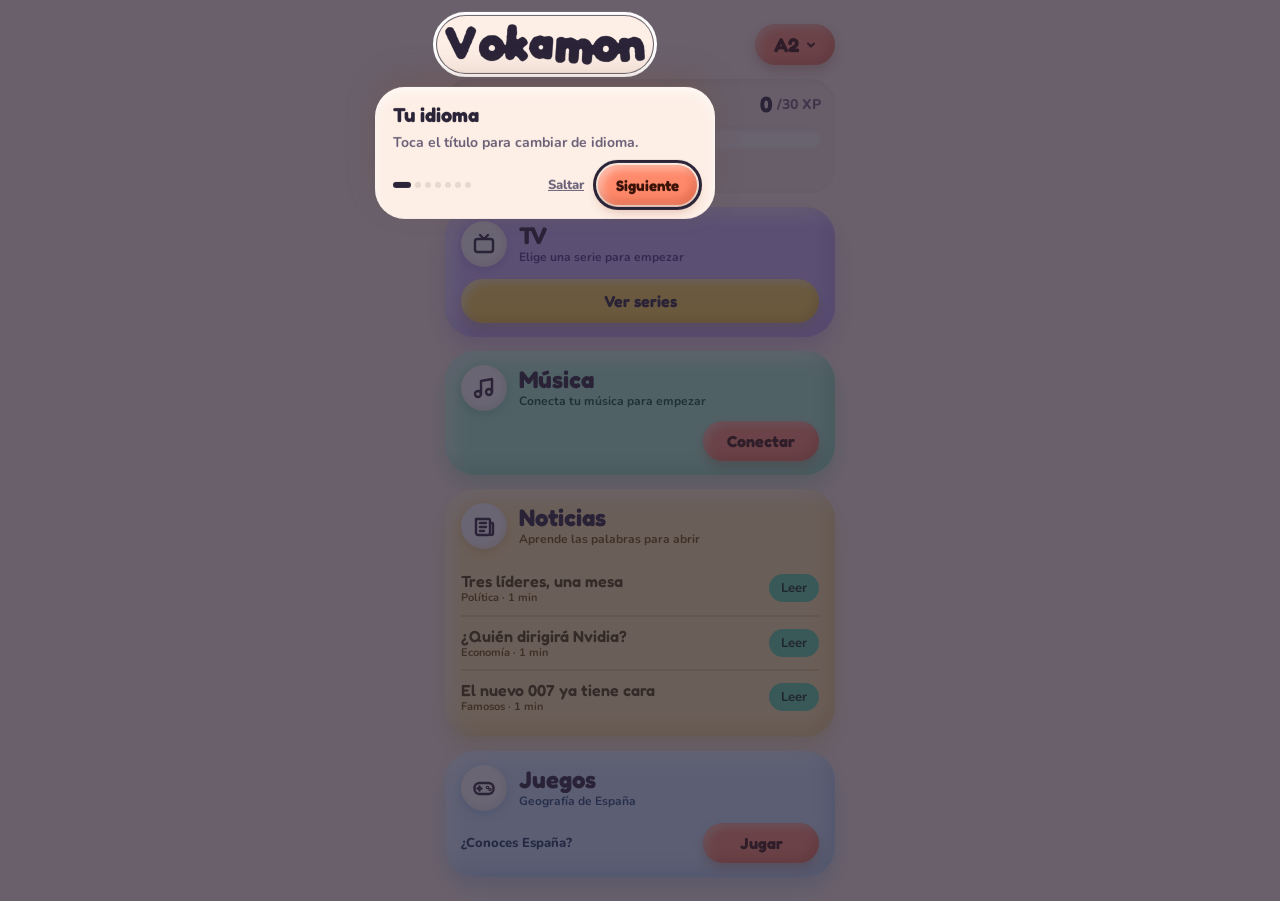
<file: index.html>
<!doctype html>
<html lang="es">
  <head>
    <meta charset="UTF-8" />
    <link rel="icon" type="image/png" sizes="64x64" href="/favicon.png" />
    <meta name="viewport" content="width=device-width, initial-scale=1, viewport-fit=cover" />
    <meta name="theme-color" content="#FDEFE6" />
    <meta name="apple-mobile-web-app-capable" content="yes" />
    <meta name="apple-mobile-web-app-title" content="Vokamon" />
    <link rel="apple-touch-icon" href="/apple-touch-icon.png" />
    <title>Learn vocab with TV, music, news and games</title>
    <script>
      // Set the theme before first paint so there is no flash.
      try {
        var s = JSON.parse(localStorage.getItem('birdnite:v3') || '{}');
        var t = s.theme || 'light';
        document.documentElement.dataset.theme = t;
      } catch (e) {}
    </script>
    <script type="module" crossorigin src="/assets/index-gW3rmtgV.js"></script>
    <link rel="stylesheet" crossorigin href="/assets/index-B0dTiKVC.css">
  <link rel="manifest" href="/manifest.webmanifest"><script id="vite-plugin-pwa:register-sw" src="/registerSW.js"></script></head>
  <body>
    <div id="root"></div>
  </body>
</html>
</file>
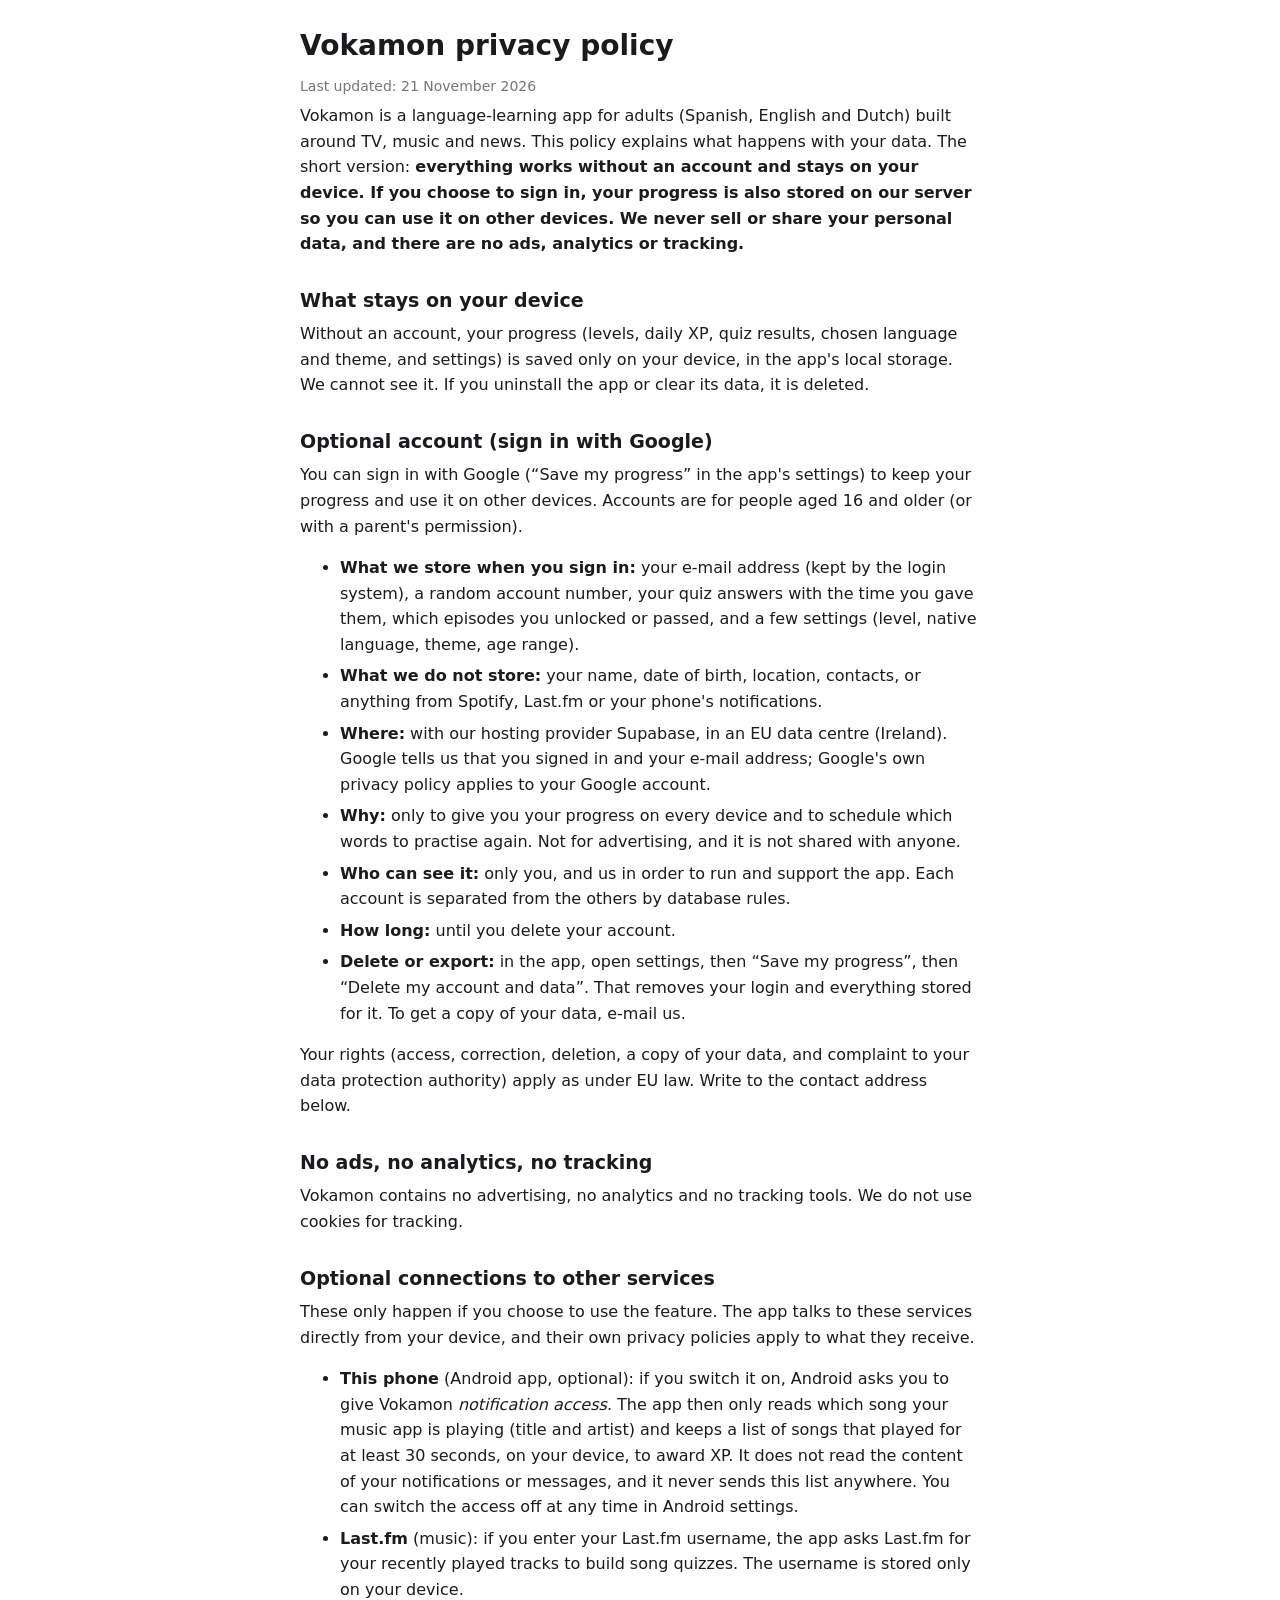
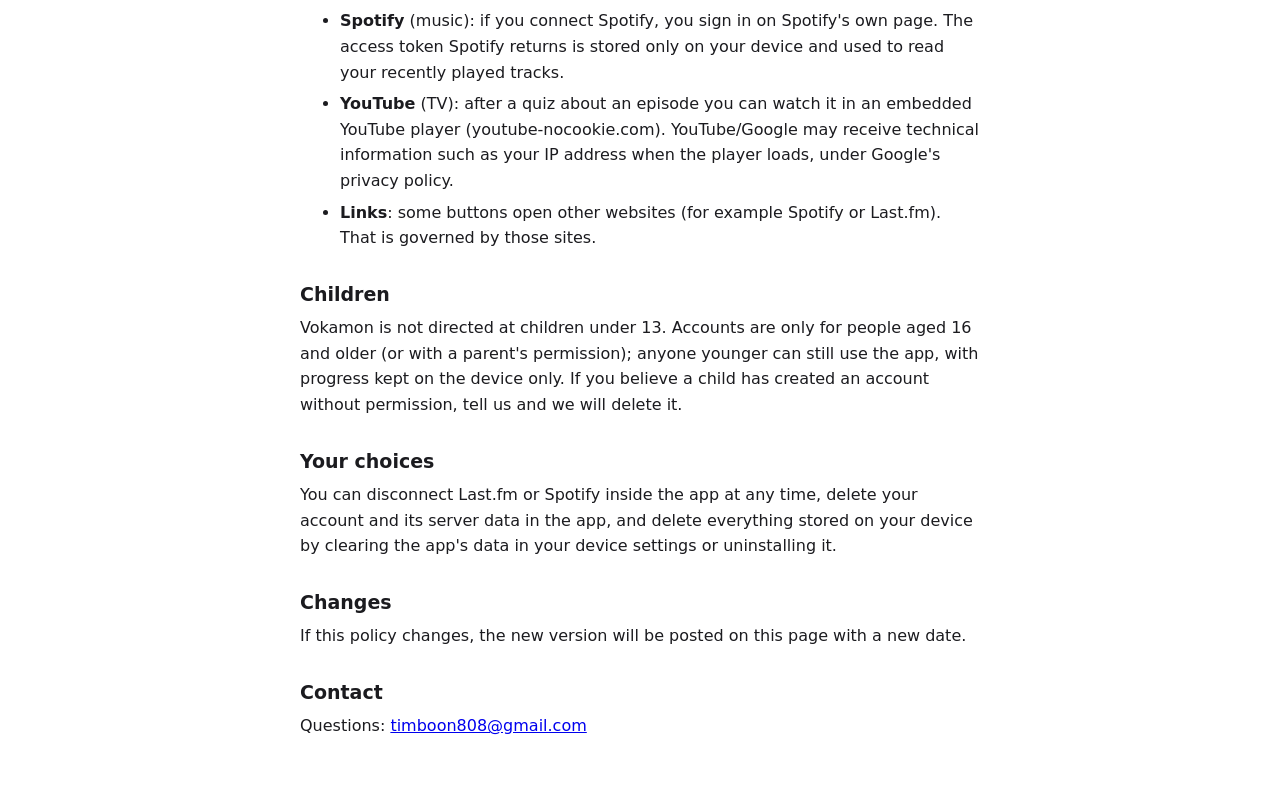
<file: privacy.html>
<!doctype html>
<html lang="en">
<head>
<meta charset="utf-8">
<meta name="viewport" content="width=device-width, initial-scale=1">
<title>Vokamon privacy policy</title>
<style>
  body{font:16px/1.6 system-ui,-apple-system,Segoe UI,Roboto,sans-serif;max-width:680px;margin:0 auto;padding:24px 16px 64px;color:#1b1b1f;background:#fff}
  @media (prefers-color-scheme:dark){body{color:#e8e8ec;background:#15161a}a{color:#8ab4ff}}
  h1{font-size:28px;margin:0 0 4px} h2{font-size:19px;margin:28px 0 6px} p,li{margin:6px 0} .d{color:#777;font-size:14px}
</style>
</head>
<body>
<h1>Vokamon privacy policy</h1>
<p class="d">Last updated: 21 November 2026</p>

<p>Vokamon is a language-learning app for adults (Spanish, English and Dutch) built around TV, music and news. This policy explains what happens with your data. The short version: <strong>everything works without an account and stays on your device. If you choose to sign in, your progress is also stored on our server so you can use it on other devices. We never sell or share your personal data, and there are no ads, analytics or tracking.</strong></p>

<h2>What stays on your device</h2>
<p>Without an account, your progress (levels, daily XP, quiz results, chosen language and theme, and settings) is saved only on your device, in the app's local storage. We cannot see it. If you uninstall the app or clear its data, it is deleted.</p>

<h2>Optional account (sign in with Google)</h2>
<p>You can sign in with Google (“Save my progress” in the app's settings) to keep your progress and use it on other devices. Accounts are for people aged 16 and older (or with a parent's permission).</p>
<ul>
  <li><strong>What we store when you sign in:</strong> your e-mail address (kept by the login system), a random account number, your quiz answers with the time you gave them, which episodes you unlocked or passed, and a few settings (level, native language, theme, age range).</li>
  <li><strong>What we do not store:</strong> your name, date of birth, location, contacts, or anything from Spotify, Last.fm or your phone's notifications.</li>
  <li><strong>Where:</strong> with our hosting provider Supabase, in an EU data centre (Ireland). Google tells us that you signed in and your e-mail address; Google's own privacy policy applies to your Google account.</li>
  <li><strong>Why:</strong> only to give you your progress on every device and to schedule which words to practise again. Not for advertising, and it is not shared with anyone.</li>
  <li><strong>Who can see it:</strong> only you, and us in order to run and support the app. Each account is separated from the others by database rules.</li>
  <li><strong>How long:</strong> until you delete your account.</li>
  <li><strong>Delete or export:</strong> in the app, open settings, then “Save my progress”, then “Delete my account and data”. That removes your login and everything stored for it. To get a copy of your data, e-mail us.</li>
</ul>
<p>Your rights (access, correction, deletion, a copy of your data, and complaint to your data protection authority) apply as under EU law. Write to the contact address below.</p>

<h2>No ads, no analytics, no tracking</h2>
<p>Vokamon contains no advertising, no analytics and no tracking tools. We do not use cookies for tracking.</p>

<h2>Optional connections to other services</h2>
<p>These only happen if you choose to use the feature. The app talks to these services directly from your device, and their own privacy policies apply to what they receive.</p>
<ul>
  <li><strong>This phone</strong> (Android app, optional): if you switch it on, Android asks you to give Vokamon <em>notification access</em>. The app then only reads which song your music app is playing (title and artist) and keeps a list of songs that played for at least 30 seconds, on your device, to award XP. It does not read the content of your notifications or messages, and it never sends this list anywhere. You can switch the access off at any time in Android settings.</li>
  <li><strong>Last.fm</strong> (music): if you enter your Last.fm username, the app asks Last.fm for your recently played tracks to build song quizzes. The username is stored only on your device.</li>
  <li><strong>Spotify</strong> (music): if you connect Spotify, you sign in on Spotify's own page. The access token Spotify returns is stored only on your device and used to read your recently played tracks.</li>
  <li><strong>YouTube</strong> (TV): after a quiz about an episode you can watch it in an embedded YouTube player (youtube-nocookie.com). YouTube/Google may receive technical information such as your IP address when the player loads, under Google's privacy policy.</li>
  <li><strong>Links</strong>: some buttons open other websites (for example Spotify or Last.fm). That is governed by those sites.</li>
</ul>

<h2>Children</h2>
<p>Vokamon is not directed at children under 13. Accounts are only for people aged 16 and older (or with a parent's permission); anyone younger can still use the app, with progress kept on the device only. If you believe a child has created an account without permission, tell us and we will delete it.</p>

<h2>Your choices</h2>
<p>You can disconnect Last.fm or Spotify inside the app at any time, delete your account and its server data in the app, and delete everything stored on your device by clearing the app's data in your device settings or uninstalling it.</p>

<h2>Changes</h2>
<p>If this policy changes, the new version will be posted on this page with a new date.</p>

<h2>Contact</h2>
<p>Questions: <a href="mailto:timboon808@gmail.com">timboon808@gmail.com</a></p>
</body>
</html>
</file>
<file: assets/index-B0dTiKVC.css>
@font-face{font-family:Fredoka;font-style:normal;font-display:swap;font-weight:500;src:url(/assets/fredoka-hebrew-500-normal-DdMTjgiE.woff2)format("woff2"),url(/assets/fredoka-hebrew-500-normal-BtShCMVp.woff)format("woff");unicode-range:U+307-308,U+590-5FF,U+200C-2010,U+20AA,U+25CC,U+FB1D-FB4F}@font-face{font-family:Fredoka;font-style:normal;font-display:swap;font-weight:500;src:url([data-uri])format("woff2"),url([data-uri])format("woff");unicode-range:U+100-2BA,U+2BD-2C5,U+2C7-2CC,U+2CE-2D7,U+2DD-2FF,U+304,U+308,U+329,U+1D00-1DBF,U+1E00-1E9F,U+1EF2-1EFF,U+2020,U+20A0-20AB,U+20AD-20C0,U+2113,U+2C60-2C7F,U+A720-A7FF}@font-face{font-family:Fredoka;font-style:normal;font-display:swap;font-weight:500;src:url(/assets/fredoka-latin-500-normal-B0JifZgm.woff2)format("woff2"),url(/assets/fredoka-latin-500-normal-BL692wg7.woff)format("woff");unicode-range:U+??,U+131,U+152-153,U+2BB-2BC,U+2C6,U+2DA,U+2DC,U+304,U+308,U+329,U+2000-206F,U+20AC,U+2122,U+2191,U+2193,U+2212,U+2215,U+FEFF,U+FFFD}@font-face{font-family:Fredoka;font-style:normal;font-display:swap;font-weight:600;src:url(/assets/fredoka-hebrew-600-normal-CTBxhdlE.woff2)format("woff2"),url(/assets/fredoka-hebrew-600-normal-BiVDObXj.woff)format("woff");unicode-range:U+307-308,U+590-5FF,U+200C-2010,U+20AA,U+25CC,U+FB1D-FB4F}@font-face{font-family:Fredoka;font-style:normal;font-display:swap;font-weight:600;src:url([data-uri])format("woff2"),url([data-uri])format("woff");unicode-range:U+100-2BA,U+2BD-2C5,U+2C7-2CC,U+2CE-2D7,U+2DD-2FF,U+304,U+308,U+329,U+1D00-1DBF,U+1E00-1E9F,U+1EF2-1EFF,U+2020,U+20A0-20AB,U+20AD-20C0,U+2113,U+2C60-2C7F,U+A720-A7FF}@font-face{font-family:Fredoka;font-style:normal;font-display:swap;font-weight:600;src:url(/assets/fredoka-latin-600-normal-C4zohCW5.woff2)format("woff2"),url(/assets/fredoka-latin-600-normal-CcrEjrB4.woff)format("woff");unicode-range:U+??,U+131,U+152-153,U+2BB-2BC,U+2C6,U+2DA,U+2DC,U+304,U+308,U+329,U+2000-206F,U+20AC,U+2122,U+2191,U+2193,U+2212,U+2215,U+FEFF,U+FFFD}@font-face{font-family:Fredoka;font-style:normal;font-display:swap;font-weight:700;src:url(/assets/fredoka-hebrew-700-normal-DBqnFHCe.woff2)format("woff2"),url(/assets/fredoka-hebrew-700-normal-DiqR04Vd.woff)format("woff");unicode-range:U+307-308,U+590-5FF,U+200C-2010,U+20AA,U+25CC,U+FB1D-FB4F}@font-face{font-family:Fredoka;font-style:normal;font-display:swap;font-weight:700;src:url([data-uri])format("woff2"),url([data-uri])format("woff");unicode-range:U+100-2BA,U+2BD-2C5,U+2C7-2CC,U+2CE-2D7,U+2DD-2FF,U+304,U+308,U+329,U+1D00-1DBF,U+1E00-1E9F,U+1EF2-1EFF,U+2020,U+20A0-20AB,U+20AD-20C0,U+2113,U+2C60-2C7F,U+A720-A7FF}@font-face{font-family:Fredoka;font-style:normal;font-display:swap;font-weight:700;src:url(/assets/fredoka-latin-700-normal-BOIZVyIN.woff2)format("woff2"),url(/assets/fredoka-latin-700-normal-C8FeHd3X.woff)format("woff");unicode-range:U+??,U+131,U+152-153,U+2BB-2BC,U+2C6,U+2DA,U+2DC,U+304,U+308,U+329,U+2000-206F,U+20AC,U+2122,U+2191,U+2193,U+2212,U+2215,U+FEFF,U+FFFD}@font-face{font-family:"Baloo 2";font-style:normal;font-display:swap;font-weight:700;src:url(/assets/baloo-2-devanagari-700-normal-D37Te3iF.woff2)format("woff2"),url(/assets/baloo-2-devanagari-700-normal-CEIF4sJg.woff)format("woff");unicode-range:U+900-97F,U+1CD0-1CF9,U+200C-200D,U+20A8,U+20B9,U+20F0,U+25CC,U+A830-A839,U+A8E0-A8FF,U+11B00-11B09}@font-face{font-family:"Baloo 2";font-style:normal;font-display:swap;font-weight:700;src:url(/assets/baloo-2-vietnamese-700-normal-h4tlcePq.woff2)format("woff2"),url(/assets/baloo-2-vietnamese-700-normal-DoF59Mjc.woff)format("woff");unicode-range:U+102-103,U+110-111,U+128-129,U+168-169,U+1A0-1A1,U+1AF-1B0,U+300-301,U+303-304,U+308-309,U+323,U+329,U+1EA0-1EF9,U+20AB}@font-face{font-family:"Baloo 2";font-style:normal;font-display:swap;font-weight:700;src:url(/assets/baloo-2-latin-ext-700-normal-Mlh7kdab.woff2)format("woff2"),url(/assets/baloo-2-latin-ext-700-normal-D6LeXASg.woff)format("woff");unicode-range:U+100-2BA,U+2BD-2C5,U+2C7-2CC,U+2CE-2D7,U+2DD-2FF,U+304,U+308,U+329,U+1D00-1DBF,U+1E00-1E9F,U+1EF2-1EFF,U+2020,U+20A0-20AB,U+20AD-20C0,U+2113,U+2C60-2C7F,U+A720-A7FF}@font-face{font-family:"Baloo 2";font-style:normal;font-display:swap;font-weight:700;src:url(/assets/baloo-2-latin-700-normal-CqTg7A15.woff2)format("woff2"),url(/assets/baloo-2-latin-700-normal-Ld3Zm3l2.woff)format("woff");unicode-range:U+??,U+131,U+152-153,U+2BB-2BC,U+2C6,U+2DA,U+2DC,U+304,U+308,U+329,U+2000-206F,U+20AC,U+2122,U+2191,U+2193,U+2212,U+2215,U+FEFF,U+FFFD}@font-face{font-family:"Baloo 2";font-style:normal;font-display:swap;font-weight:800;src:url(/assets/baloo-2-devanagari-800-normal-BURIY0wZ.woff2)format("woff2"),url(/assets/baloo-2-devanagari-800-normal-YLp1oUqR.woff)format("woff");unicode-range:U+900-97F,U+1CD0-1CF9,U+200C-200D,U+20A8,U+20B9,U+20F0,U+25CC,U+A830-A839,U+A8E0-A8FF,U+11B00-11B09}@font-face{font-family:"Baloo 2";font-style:normal;font-display:swap;font-weight:800;src:url(/assets/baloo-2-vietnamese-800-normal-ConLnEgt.woff2)format("woff2"),url(/assets/baloo-2-vietnamese-800-normal-GQACmpuv.woff)format("woff");unicode-range:U+102-103,U+110-111,U+128-129,U+168-169,U+1A0-1A1,U+1AF-1B0,U+300-301,U+303-304,U+308-309,U+323,U+329,U+1EA0-1EF9,U+20AB}@font-face{font-family:"Baloo 2";font-style:normal;font-display:swap;font-weight:800;src:url(/assets/baloo-2-latin-ext-800-normal-C_Iwmf1s.woff2)format("woff2"),url(/assets/baloo-2-latin-ext-800-normal-D-iCxxqE.woff)format("woff");unicode-range:U+100-2BA,U+2BD-2C5,U+2C7-2CC,U+2CE-2D7,U+2DD-2FF,U+304,U+308,U+329,U+1D00-1DBF,U+1E00-1E9F,U+1EF2-1EFF,U+2020,U+20A0-20AB,U+20AD-20C0,U+2113,U+2C60-2C7F,U+A720-A7FF}@font-face{font-family:"Baloo 2";font-style:normal;font-display:swap;font-weight:800;src:url(/assets/baloo-2-latin-800-normal-BbF3Etk1.woff2)format("woff2"),url(/assets/baloo-2-latin-800-normal-B8BXfZF7.woff)format("woff");unicode-range:U+??,U+131,U+152-153,U+2BB-2BC,U+2C6,U+2DA,U+2DC,U+304,U+308,U+329,U+2000-206F,U+20AC,U+2122,U+2191,U+2193,U+2212,U+2215,U+FEFF,U+FFFD}@font-face{font-family:Nunito;font-style:normal;font-display:swap;font-weight:600;src:url(/assets/nunito-cyrillic-ext-600-normal-CWPPjBOD.woff2)format("woff2"),url(/assets/nunito-cyrillic-ext-600-normal-vnfu4DTE.woff)format("woff");unicode-range:U+460-52F,U+1C80-1C8A,U+20B4,U+2DE0-2DFF,U+A640-A69F,U+FE2E-FE2F}@font-face{font-family:Nunito;font-style:normal;font-display:swap;font-weight:600;src:url(/assets/nunito-cyrillic-600-normal-DJGQ2h05.woff2)format("woff2"),url(/assets/nunito-cyrillic-600-normal-BUjmtIuu.woff)format("woff");unicode-range:U+301,U+400-45F,U+490-491,U+4B0-4B1,U+2116}@font-face{font-family:Nunito;font-style:normal;font-display:swap;font-weight:600;src:url(/assets/nunito-vietnamese-600-normal-BY8O6Cug.woff2)format("woff2"),url(/assets/nunito-vietnamese-600-normal-DO1RqFw5.woff)format("woff");unicode-range:U+102-103,U+110-111,U+128-129,U+168-169,U+1A0-1A1,U+1AF-1B0,U+300-301,U+303-304,U+308-309,U+323,U+329,U+1EA0-1EF9,U+20AB}@font-face{font-family:Nunito;font-style:normal;font-display:swap;font-weight:600;src:url(/assets/nunito-latin-ext-600-normal-Dd9Zuxh1.woff2)format("woff2"),url(/assets/nunito-latin-ext-600-normal-BKUpuB78.woff)format("woff");unicode-range:U+100-2BA,U+2BD-2C5,U+2C7-2CC,U+2CE-2D7,U+2DD-2FF,U+304,U+308,U+329,U+1D00-1DBF,U+1E00-1E9F,U+1EF2-1EFF,U+2020,U+20A0-20AB,U+20AD-20C0,U+2113,U+2C60-2C7F,U+A720-A7FF}@font-face{font-family:Nunito;font-style:normal;font-display:swap;font-weight:600;src:url(/assets/nunito-latin-600-normal-Br8yIETf.woff2)format("woff2"),url(/assets/nunito-latin-600-normal-Cd0eNu1l.woff)format("woff");unicode-range:U+??,U+131,U+152-153,U+2BB-2BC,U+2C6,U+2DA,U+2DC,U+304,U+308,U+329,U+2000-206F,U+20AC,U+2122,U+2191,U+2193,U+2212,U+2215,U+FEFF,U+FFFD}@font-face{font-family:Nunito;font-style:normal;font-display:swap;font-weight:700;src:url(/assets/nunito-cyrillic-ext-700-normal-BuR0mlCG.woff2)format("woff2"),url(/assets/nunito-cyrillic-ext-700-normal-DfoqN4Gs.woff)format("woff");unicode-range:U+460-52F,U+1C80-1C8A,U+20B4,U+2DE0-2DFF,U+A640-A69F,U+FE2E-FE2F}@font-face{font-family:Nunito;font-style:normal;font-display:swap;font-weight:700;src:url(/assets/nunito-cyrillic-700-normal-DP36NgGt.woff2)format("woff2"),url(/assets/nunito-cyrillic-700-normal-DfHRUDv-.woff)format("woff");unicode-range:U+301,U+400-45F,U+490-491,U+4B0-4B1,U+2116}@font-face{font-family:Nunito;font-style:normal;font-display:swap;font-weight:700;src:url(/assets/nunito-vietnamese-700-normal-Ch8EUCfz.woff2)format("woff2"),url(/assets/nunito-vietnamese-700-normal-C9SQsXvj.woff)format("woff");unicode-range:U+102-103,U+110-111,U+128-129,U+168-169,U+1A0-1A1,U+1AF-1B0,U+300-301,U+303-304,U+308-309,U+323,U+329,U+1EA0-1EF9,U+20AB}@font-face{font-family:Nunito;font-style:normal;font-display:swap;font-weight:700;src:url(/assets/nunito-latin-ext-700-normal-BWeMsAzO.woff2)format("woff2"),url(/assets/nunito-latin-ext-700-normal-D4woHhbd.woff)format("woff");unicode-range:U+100-2BA,U+2BD-2C5,U+2C7-2CC,U+2CE-2D7,U+2DD-2FF,U+304,U+308,U+329,U+1D00-1DBF,U+1E00-1E9F,U+1EF2-1EFF,U+2020,U+20A0-20AB,U+20AD-20C0,U+2113,U+2C60-2C7F,U+A720-A7FF}@font-face{font-family:Nunito;font-style:normal;font-display:swap;font-weight:700;src:url(/assets/nunito-latin-700-normal-Dort48En.woff2)format("woff2"),url(/assets/nunito-latin-700-normal-OcDqTBcA.woff)format("woff");unicode-range:U+??,U+131,U+152-153,U+2BB-2BC,U+2C6,U+2DA,U+2DC,U+304,U+308,U+329,U+2000-206F,U+20AC,U+2122,U+2191,U+2193,U+2212,U+2215,U+FEFF,U+FFFD}@font-face{font-family:Nunito;font-style:normal;font-display:swap;font-weight:800;src:url(/assets/nunito-cyrillic-ext-800-normal-B-cvGohL.woff2)format("woff2"),url(/assets/nunito-cyrillic-ext-800-normal-pjRatrRO.woff)format("woff");unicode-range:U+460-52F,U+1C80-1C8A,U+20B4,U+2DE0-2DFF,U+A640-A69F,U+FE2E-FE2F}@font-face{font-family:Nunito;font-style:normal;font-display:swap;font-weight:800;src:url(/assets/nunito-cyrillic-800-normal-D3igD7Kl.woff2)format("woff2"),url(/assets/nunito-cyrillic-800-normal-DymMgApb.woff)format("woff");unicode-range:U+301,U+400-45F,U+490-491,U+4B0-4B1,U+2116}@font-face{font-family:Nunito;font-style:normal;font-display:swap;font-weight:800;src:url(/assets/nunito-vietnamese-800-normal-D_CZYdm9.woff2)format("woff2"),url(/assets/nunito-vietnamese-800-normal-Dz0hZPb5.woff)format("woff");unicode-range:U+102-103,U+110-111,U+128-129,U+168-169,U+1A0-1A1,U+1AF-1B0,U+300-301,U+303-304,U+308-309,U+323,U+329,U+1EA0-1EF9,U+20AB}@font-face{font-family:Nunito;font-style:normal;font-display:swap;font-weight:800;src:url(/assets/nunito-latin-ext-800-normal-CtU8tJOV.woff2)format("woff2"),url(/assets/nunito-latin-ext-800-normal-CDcxIxx8.woff)format("woff");unicode-range:U+100-2BA,U+2BD-2C5,U+2C7-2CC,U+2CE-2D7,U+2DD-2FF,U+304,U+308,U+329,U+1D00-1DBF,U+1E00-1E9F,U+1EF2-1EFF,U+2020,U+20A0-20AB,U+20AD-20C0,U+2113,U+2C60-2C7F,U+A720-A7FF}@font-face{font-family:Nunito;font-style:normal;font-display:swap;font-weight:800;src:url(/assets/nunito-latin-800-normal-Dz8SOQK_.woff2)format("woff2"),url(/assets/nunito-latin-800-normal-D-J0wlBY.woff)format("woff");unicode-range:U+??,U+131,U+152-153,U+2BB-2BC,U+2C6,U+2DA,U+2DC,U+304,U+308,U+329,U+2000-206F,U+20AC,U+2122,U+2191,U+2193,U+2212,U+2215,U+FEFF,U+FFFD}:root{--lightningcss-light:initial;--lightningcss-dark: ;color-scheme:light;--bg:#fdefe6;--bg-fill:#fdefe6;--text:#2b2438;--text-muted:#6b6178;--font-display:Fredoka, sans-serif;--font-body:Nunito, system-ui, sans-serif;--fw-strong:700;--fw-mid:600;--upper:none;--greeting-size:40px;--greeting-color:#2b2438;--greeting-shadow:none;--greeting-bang:inline;--logo-color:#2b2438;--logo-filter:none;--card-title-size:24px;--news-title-size:19px;--level-size:20px;--sub-mt:0px;--r-card:30px;--r-tile:24px;--r-ep:13px;--r-disc:50%;--r-level:999px;--r-btn:999px;--r-unlock:999px;--r-read:999px;--lift-btn:0px;--lift-level:0px;--lift-read:0px;--lift-ep:0px;--primary:#ff8a6b;--on-primary:#3a1208;--sh-primary-lg:inset -4px -5px 8px #a0321447, inset 4px 4px 8px #ffffff73, 0 6px 14px #a03c1e4d;--sh-primary-md:inset -4px -5px 8px #a0321447, inset 4px 4px 8px #ffffff73, 0 6px 12px #a03c1e4d;--sh-primary-sm:inset -3px -4px 7px #a0321447, inset 3px 3px 7px #ffffff73, 0 5px 10px #a03c1e4d;--accent:#ffd84d;--on-accent:#2b2438;--sh-accent:inset -4px -5px 8px #a06e0040, inset 4px 4px 8px #fff9, 0 6px 12px #a0780047;--secondary:#fff;--on-secondary:#2b2438;--sh-secondary:inset -4px -5px 8px #5028a024, inset 4px 4px 8px #fffc, 0 6px 12px #5028a038;--secondary-off:#ffffff59;--on-secondary-off:#4a3485;--sh-secondary-off:inset 2px 2px 4px #5028a02e;--tv-bg:#cdb8ff;--sh-tv-card:inset -8px -8px 16px #5028a02e, inset 8px 8px 16px #ffffff8c, 0 12px 22px #7850c840;--tv-sub:#4a3485;--disc-tv:#fff;--sh-disc-tv:inset -3px -3px 6px #5028a01f, 0 4px 8px #5028a033;--count-color:#2b2438;--ep-passed:#5bd6a5;--on-ep-passed:#0b2a1e;--sh-ep-passed:inset -3px -3px 6px #5028a029, inset 3px 3px 6px #ffffffb3, 0 4px 8px #5028a033;--ep-test:#ffd84d;--on-ep-test:#2b2438;--sh-ep-test:inset -3px -3px 6px #5028a029, inset 3px 3px 6px #ffffffb3, 0 4px 8px #5028a033;--ep-ready:#fff;--on-ep-ready:#2b2438;--sh-ep-ready:inset -3px -3px 6px #5028a029, inset 3px 3px 6px #ffffffb3, 0 4px 8px #5028a033;--ep-ring:#ffffff80;--ep-next:#ffffff73;--on-ep-next:#4a3485;--ep-locked:#ffffff59;--on-ep-locked:#4a3485;--sh-ep-locked:inset 2px 2px 4px #5028a02e;--music-bg:#a8f0d1;--sh-music-card:inset -8px -8px 16px #0078502e, inset 8px 8px 16px #ffffff8c, 0 12px 22px #28a06e40;--music-sub:#0b4a32;--disc-music:#fff;--sh-disc-music:inset -3px -3px 6px #0078501f, 0 4px 8px #00785033;--disc-ink:#2b2438;--music-count:#0b4a32;--music-count-span:#0b4a32;--progress-track:#ffffff8c;--sh-progress-track:inset 2px 2px 5px #0078502e;--progress-fill:#2fbf8a;--sh-progress-fill:inset -2px -3px 4px #005a3c40, inset 2px 2px 4px #fff9;--track-h:16px;--track-m:0px;--fill-h:10px;--counter-bg:#ffffff8c;--counter-sh:inset 2px 2px 5px #00785033;--counter-glow:0 0 0 0 transparent;--counter-num:#0b4a32;--counter-label:#0b4a32;--counter-star:#ffd84d;--counter-star-line:#b8860b;--counter-off:#5c8f7c;--cat-tv:#a98bff;--cat-music:#2fbf8a;--cat-news:#ffc933;--cat-games:#4db3ff;--on-cat:#2b2438;--seg-sh:inset -2px -3px 4px #3c28002e, inset 2px 2px 4px #ffffff8c;--xp-track:#fff9;--xp-track-sh:inset 2px 2px 5px #78462829;--news-bg:#ffe7a3;--sh-news-card:inset -8px -8px 16px #a06e0029, inset 8px 8px 16px #fff9, 0 12px 22px #c8961440;--news-sub:#6b4e00;--disc-news:#fff;--sh-disc-news:inset -3px -3px 6px #a06e001f, 0 4px 8px #a06e0033;--disc-news-ink:#2b2438;--nt-title:#4a3a00;--nt-meta:#6b4e00;--divider:#a06e0033;--games-bg:#cfe9ff;--sh-games-card:inset -8px -8px 16px #1e5aa029, inset 8px 8px 16px #fff9, 0 12px 22px #3c8cdc40;--games-sub:#1f4a78;--disc-games:#fff;--sh-disc-games:inset -3px -3px 6px #1e5aa01f, 0 4px 8px #1e5aa033;--disc-games-ink:#2b2438;--games-text:#12385f;--geo-a:#a98bff;--geo-b:#2fbf8a;--geo-c:#ffc933;--geo-d:#ff8a6b;--geo-ink:#2b2438;--geo-land:#e4d3c6;--geo-shadow:#78462847;--geo-good:#5bd6a5;--tile-bg:#f3e7dd;--tile-title:#5f5568;--tile-meta:#6b6178;--sh-tile:inset 2px 2px 6px #7846281a;--read-off:#e6dacf;--on-read-off:#6f6478;--sh-read-off:none;--sheet-bg:#fdefe6;--tour-dim:#2b2438b3;--tour-ring:#fff;--scrim:#2b243861;--sh-sheet:0 -12px 30px #78462838, inset 0 6px 12px #fff9;--handle:#e6dacf;--switch-off:#e6dacf;--knob:#fff;--sh-knob:inset -3px -3px 6px #5028a029, inset 3px 3px 6px #ffffffb3, 0 4px 8px #5028a033}:root[data-theme=dark]{--lightningcss-light: ;--lightningcss-dark:initial;color-scheme:dark;--bg:#0e1428;--bg-fill:linear-gradient(180deg, #1b1f4b 0%, #0e1428 30%);--text:#fff;--text-muted:#9ba6d1;--font-display:"Baloo 2", sans-serif;--fw-strong:800;--fw-mid:800;--upper:uppercase;--greeting-size:48px;--greeting-color:#f6e15b;--greeting-shadow:0 0 24px #f6e15b73, 0 3px 0 #b8860b;--greeting-bang:none;--logo-color:#ffd646;--logo-filter:drop-shadow(0 0 14px #ffd64666);--card-title-size:23px;--news-title-size:18px;--level-size:22px;--sub-mt:2px;--r-card:22px;--r-tile:18px;--r-ep:10px;--r-disc:14px;--r-level:16px;--r-btn:14px;--r-unlock:12px;--r-read:11px;--lift-btn:2px;--lift-level:3px;--lift-read:1px;--lift-ep:4px;--primary:linear-gradient(180deg, #ffe066, #f0b429);--on-primary:#2a1e00;--sh-primary-lg:inset 0 0 0 2px #b8860b, inset 0 -5px 0 #b8860b;--sh-primary-md:inset 0 0 0 2px #b8860b, inset 0 -4px 0 #b8860b;--sh-primary-sm:inset 0 0 0 2px #b8860b, inset 0 -4px 0 #b8860b;--accent:linear-gradient(180deg, #ffe066, #f0b429);--on-accent:#2a1e00;--sh-accent:inset 0 0 0 2px #b8860b, inset 0 -4px 0 #b8860b;--secondary:linear-gradient(180deg, #5b6ce0, #3d4bb8);--on-secondary:#fff;--sh-secondary:inset 0 0 0 2px #2a3688, inset 0 -4px 0 #2a3688;--secondary-off:#232a57;--on-secondary-off:#8e99c7;--sh-secondary-off:inset 0 0 0 2px #252c55, inset 0 -4px 0 #252c55;--tv-bg:#1e2547;--sh-tv-card:inset 0 0 0 2px #3b5a80, inset 0 -5px 0 #3b5a80;--tv-sub:#9ba6d1;--disc-tv:linear-gradient(180deg, #8be77c, #3fb24a);--sh-disc-tv:inset 0 -4px 0 #2a7f33;--count-color:#8be77c;--ep-passed:linear-gradient(180deg, #8be77c, #3fb24a);--on-ep-passed:#0b2a14;--sh-ep-passed:inset 0 -4px 0 #2a7f33;--ep-test:linear-gradient(180deg, #ffe066, #f0b429);--on-ep-test:#2a1e00;--sh-ep-test:inset 0 -4px 0 #b8860b;--ep-ready:#4a3a9a;--on-ep-ready:#fff;--sh-ep-ready:inset 0 -4px 0 #2c2260;--ep-ring:#788cff42;--ep-next:#161c42;--on-ep-next:#c3cbea;--ep-locked:#121835;--on-ep-locked:#8e99c7;--sh-ep-locked:inset 0 -4px 0 #0a0f20;--music-bg:#1e2547;--sh-music-card:inset 0 0 0 2px #2e3763, inset 0 -5px 0 #2e3763;--music-sub:#9ba6d1;--disc-music:linear-gradient(180deg, #c77dff, #8a2be2);--sh-disc-music:inset 0 -4px 0 #5b1aa6;--disc-ink:#0b1020;--music-count:#fff;--music-count-span:#9ba6d1;--progress-track:#121835;--sh-progress-track:none;--progress-fill:linear-gradient(180deg, #d79bff, #8a2be2);--sh-progress-fill:none;--track-h:14px;--track-m:1px;--fill-h:8px;--counter-bg:#121835;--counter-sh:inset 0 3px 7px #00000073;--counter-glow:0 0 16px #f6e15b42;--counter-num:#f6e15b;--counter-label:#9ba6d1;--counter-star:#ffe066;--counter-star-line:#b8860b;--counter-off:#5d6797;--cat-tv:linear-gradient(180deg, #8be77c, #3fb24a);--cat-music:linear-gradient(180deg, #d79bff, #8a2be2);--cat-news:linear-gradient(180deg, #7b8cf0, #4558d0);--cat-games:linear-gradient(180deg, #5ee0bc, #2fa886);--on-cat:#0b1020;--seg-sh:none;--xp-track:#121835;--xp-track-sh:none;--news-bg:#1e2547;--sh-news-card:inset 0 0 0 2px #4a3a9a, inset 0 -5px 0 #4a3a9a;--news-sub:#9ba6d1;--disc-news:linear-gradient(180deg, #5b6ce0, #3d4bb8);--sh-disc-news:inset 0 -4px 0 #2a3688;--disc-news-ink:#fff;--nt-title:#c3cbea;--nt-meta:#8e99c7;--divider:#2c3566;--games-bg:#1e2547;--sh-games-card:inset 0 0 0 2px #2f8a6a, inset 0 -5px 0 #2f8a6a;--games-sub:#9ba6d1;--disc-games:linear-gradient(180deg, #5ee0bc, #2fa886);--sh-disc-games:inset 0 -4px 0 #1e6f58;--disc-games-ink:#0b1020;--games-text:#fff;--geo-a:#7b8cf0;--geo-b:#d79bff;--geo-c:#f6e15b;--geo-d:#5ee0bc;--geo-ink:#0b1020;--geo-land:#333c78;--geo-shadow:#00000073;--geo-good:#8be77c;--tile-bg:#181e3f;--tile-title:#c3cbea;--tile-meta:#8e99c7;--sh-tile:inset 0 0 0 2px #252c55, inset 0 -4px 0 #252c55;--read-off:#232a57;--on-read-off:#8e99c7;--sh-read-off:inset 0 0 0 2px #252c55, inset 0 -3px 0 #252c55;--sheet-bg:#1e2547;--tour-dim:#060916d1;--tour-ring:#f6e15b;--scrim:#0609169e;--sh-sheet:inset 0 0 0 2px #3b5a80;--handle:#3b5a80;--switch-off:#121835;--knob:#c3cbea;--sh-knob:inset 0 -3px 0 #8e99c7}*{box-sizing:border-box}html{background:var(--bg);min-height:100%}body{background:var(--bg-fill) fixed no-repeat;min-height:100dvh;color:var(--text);font-family:var(--font-body);-webkit-font-smoothing:antialiased;-webkit-tap-highlight-color:transparent;margin:0}#root{min-height:100dvh}button{font:inherit;color:inherit;cursor:pointer;background:0 0;border:0;padding:0}button:disabled{cursor:not-allowed}:focus-visible{outline:3px solid var(--text);outline-offset:2px}.app{width:100%;max-width:430px;min-height:100dvh;padding:calc(24px + env(safe-area-inset-top)) 20px calc(24px + env(safe-area-inset-bottom));flex-direction:column;gap:14px;margin:0 auto;display:flex}.header{justify-content:space-between;align-items:center;height:41px;display:flex}.greeting{font-family:var(--font-display);font-weight:var(--fw-strong);font-size:var(--greeting-size);height:41px;color:var(--greeting-color);text-shadow:var(--greeting-shadow);text-transform:var(--upper);white-space:nowrap;align-items:center;line-height:1;display:flex}.greeting .bang{display:var(--greeting-bang)}.greeting .logo{background:var(--logo-color);width:200px;height:41px;filter:var(--logo-filter);display:block;-webkit-mask-position:0;mask-position:0;-webkit-mask-size:contain;mask-size:contain;-webkit-mask-repeat:no-repeat;mask-repeat:no-repeat}.greeting.long{font-size:calc(var(--greeting-size) * .8)}.btn{border-radius:var(--r-btn);font-family:var(--font-display);font-weight:var(--fw-strong);text-transform:var(--upper);white-space:nowrap;justify-content:center;align-items:center;display:inline-flex}.btn-primary{background:var(--primary);color:var(--on-primary)}.btn-accent{background:var(--accent);color:var(--on-accent);box-shadow:var(--sh-accent)}.btn-secondary{background:var(--secondary);color:var(--on-secondary);box-shadow:var(--sh-secondary)}.btn-secondary:disabled{background:var(--secondary-off);color:var(--on-secondary-off);box-shadow:var(--sh-secondary-off)}.btn-level{width:80px;height:41px;padding:0 0 var(--lift-level);border-radius:var(--r-level);font-size:var(--level-size);text-transform:none;box-shadow:var(--sh-primary-lg);gap:6px}.btn-card{height:44px;padding-bottom:var(--lift-btn);font-size:16px}.btn-card.btn-primary{box-shadow:var(--sh-primary-md)}.btn-play{min-width:116px;height:40px;padding:0 18px var(--lift-btn);box-shadow:var(--sh-primary-md);font-size:16px}.btn-play:disabled{background:var(--secondary-off);color:var(--on-secondary-off);box-shadow:var(--sh-secondary-off)}.btn-unlock{width:96px;height:38px;padding-bottom:var(--lift-btn);border-radius:var(--r-unlock);box-shadow:var(--sh-primary-sm);font-size:15px}.btn-read{min-width:66px;height:34px;padding:0 16px var(--lift-read);font-size:14px;font-weight:var(--fw-mid);border-radius:var(--r-read);background:var(--read-off);color:var(--on-read-off);box-shadow:var(--sh-read-off)}.btn-read:not(:disabled){background:var(--primary);color:var(--on-primary);box-shadow:var(--sh-primary-sm);font-weight:var(--fw-strong)}.card{border-radius:var(--r-card);flex-direction:column;gap:12px;padding:14px 16px;display:flex}.card-tv{background:var(--tv-bg);box-shadow:var(--sh-tv-card)}.card-music{background:var(--music-bg);box-shadow:var(--sh-music-card);gap:10px}.card-head{text-align:left;border-radius:20px;align-items:center;gap:12px;width:100%;display:flex}.disc{border-radius:var(--r-disc);width:46px;height:46px;color:var(--disc-ink);padding-bottom:var(--lift-ep);flex:none;justify-content:center;align-items:center;display:flex}.card-tv .disc{background:var(--disc-tv);box-shadow:var(--sh-disc-tv)}.card-music .disc{background:var(--disc-music);box-shadow:var(--sh-disc-music)}.card-title-wrap{flex:1;min-width:0}.card-title{font-family:var(--font-display);font-weight:var(--fw-strong);font-size:var(--card-title-size);text-transform:var(--upper);text-overflow:ellipsis;white-space:nowrap;line-height:1.05;display:block;overflow:hidden}.card-sub{margin-top:var(--sub-mt);font-size:12px;font-weight:700;display:block}.card-tv .card-sub{color:var(--tv-sub)}.card-music .card-sub{color:var(--music-sub)}.card-count{font-family:var(--font-display);font-weight:var(--fw-strong);color:var(--count-color);font-size:28px;line-height:1}.eps{gap:5px;display:grid}.ep{border-radius:var(--r-ep);height:36px;padding-bottom:var(--lift-ep);font-family:var(--font-display);font-weight:var(--fw-mid);justify-content:center;align-items:center;font-size:15px;display:flex}button.ep{cursor:pointer;-webkit-tap-highlight-color:transparent;border:0;width:100%}button.ep:active{filter:brightness(.95);transform:translateY(1px)}.ep-passed{background:var(--ep-passed);color:var(--on-ep-passed);box-shadow:var(--sh-ep-passed)}.ep-test{background:var(--ep-test);color:var(--on-ep-test);box-shadow:var(--sh-ep-test)}.ep-ready{background:var(--ep-ready);color:var(--on-ep-ready);box-shadow:var(--sh-ep-ready)}.ep-locked{background:var(--ep-locked);color:var(--on-ep-locked);box-shadow:var(--sh-ep-locked)}.ep-later{opacity:.4}.ep-next{background:var(--ep-next);color:var(--on-ep-next);animation:3.4s ease-in-out infinite ep-breathe}@keyframes ep-breathe{0%,to{box-shadow:var(--sh-ep-locked), 0 0 0 0 transparent}50%{box-shadow:var(--sh-ep-locked), 0 0 0 2px var(--ep-ring)}}.card-actions{grid-template-columns:repeat(2,minmax(0,1fr));gap:8px;display:grid}.card-actions.single{grid-template-columns:1fr}.progress{height:var(--track-h);margin:var(--track-m) 0;background:var(--progress-track);box-shadow:var(--sh-progress-track);border-radius:999px;padding:3px}.progress>div{height:var(--fill-h);background:var(--progress-fill);box-shadow:var(--sh-progress-fill);border-radius:999px}.music-foot{justify-content:space-between;align-items:center;display:flex}.music-count{color:var(--music-count);font-size:13px;font-weight:800}.music-count span{color:var(--music-count-span);font-weight:700}.news-head{justify-content:space-between;align-items:baseline;width:100%;height:22px;margin-bottom:8px;display:flex;overflow:visible}.news-title{font-family:var(--font-display);font-weight:var(--fw-mid);font-size:var(--news-title-size);text-transform:var(--upper);line-height:22px}.news-hint{color:var(--text-muted);font-size:12px;font-weight:700;line-height:22px}.tiles{flex-direction:column;gap:8px;display:flex}.tile{background:var(--tile-bg);border-radius:var(--r-tile);height:66px;box-shadow:var(--sh-tile);align-items:center;gap:8px;padding:0 14px;display:flex}.tile-text{flex:1}.tile-title{font-family:var(--font-display);font-weight:var(--fw-mid);color:var(--tile-title);text-transform:var(--upper);font-size:18px;line-height:1.05}.tile-meta{color:var(--tile-meta);font-size:11px;font-weight:700}.tile-read{flex:1;justify-content:flex-end;display:flex}.tile-empty{border-radius:var(--r-tile);background:var(--tile-bg);box-shadow:var(--sh-tile);color:var(--text-muted);text-align:center;padding:18px 14px;font-size:14px;font-weight:700}.scrim{background:var(--scrim);z-index:10;justify-content:center;align-items:flex-end;animation:.16s ease-out fade;display:flex;position:fixed;inset:0}.sheet{background:var(--sheet-bg);width:100%;max-width:430px;color:var(--text);border-radius:var(--r-card) var(--r-card) 0 0;box-shadow:var(--sh-sheet);padding:10px 20px calc(24px + env(safe-area-inset-bottom));overscroll-behavior:contain;touch-action:pan-y;flex-direction:column;gap:14px;max-height:94dvh;animation:.22s cubic-bezier(.2,.9,.3,1) rise;display:flex;overflow-y:auto}.sheet-handle,.sheet-head{touch-action:none}.sheet-handle{background:var(--handle);border-radius:999px;align-self:center;width:44px;height:5px;position:relative}.sheet-handle:before{content:"";position:absolute;inset:-14px -40px}.sheet-title{font-family:var(--font-display);font-weight:var(--fw-mid);text-transform:var(--upper);font-size:19px;line-height:26px}.sheet-note{color:var(--text-muted);margin-top:-8px;font-size:12px;font-weight:700}.opt-grid{gap:8px;display:grid}.opt-grid.cols3{grid-template-columns:repeat(3,minmax(0,1fr))}.redo-link{box-shadow:none;color:inherit;opacity:.6;text-underline-offset:3px;cursor:pointer;background:0 0;border:0;margin:6px auto 0;padding:8px 12px;font-family:inherit;font-size:14px;font-weight:700;text-decoration:underline;display:block}.redo-link:active{opacity:1}.opt{height:44px;padding-bottom:var(--lift-btn);font-size:18px}.btn.sel{background:var(--primary);color:var(--on-primary);box-shadow:var(--sh-primary-md)}.opt-lang{justify-content:flex-start;gap:12px;padding-left:20px;padding-right:20px}.check{margin-left:auto;display:inline-flex}.switch-row{background:var(--tile-bg);border-radius:var(--r-tile);height:56px;box-shadow:var(--sh-tile);font-family:var(--font-display);font-weight:var(--fw-mid);color:var(--tile-title);text-transform:var(--upper);justify-content:space-between;align-items:center;padding:0 14px;font-size:18px;display:flex}.switch{background:var(--switch-off);width:58px;height:32px;box-shadow:var(--sh-tile);border-radius:999px;align-items:center;padding:3px;transition:background .16s;display:flex}.switch[aria-checked=true]{background:var(--primary)}.switch i{background:var(--knob);width:26px;height:26px;box-shadow:var(--sh-knob);border-radius:50%;transition:transform .16s}.switch[aria-checked=true] i{transform:translate(26px)}.topic-row{flex-wrap:wrap;gap:8px;display:flex}.chip{height:40px;padding:0 18px var(--lift-btn);font-size:16px}.qhead{align-items:center;gap:12px;height:44px;display:flex}.icon-btn{width:44px;height:44px;padding:0 0 var(--lift-btn);flex:none}.qtitle{min-width:0;font-family:var(--font-display);font-weight:var(--fw-strong);text-transform:var(--upper);text-overflow:ellipsis;white-space:nowrap;flex:1;font-size:24px;line-height:1.05;overflow:hidden}.qcount{font-family:var(--font-display);font-weight:var(--fw-strong);color:var(--count-color);font-size:20px}.card-news{background:var(--news-bg);box-shadow:var(--sh-news-card)}.card-news .disc{background:var(--disc-news);box-shadow:var(--sh-disc-news);color:var(--disc-news-ink)}.card-news .card-sub{color:var(--news-sub)}.qcard{gap:14px}.badge{border-radius:var(--r-ep);background:var(--accent);color:var(--on-accent);flex-direction:column;gap:1px;padding:8px 12px;font-size:12px;font-weight:700;display:flex}.badge strong{font-family:var(--font-display);font-weight:var(--fw-strong);text-transform:var(--upper);font-size:14px}.qprompt{font-family:var(--font-display);font-weight:var(--fw-strong);margin:0;font-size:24px;line-height:1.15}.timeline{margin:var(--track-m) 0 0}.tl-track{background:var(--progress-track);height:14px;box-shadow:var(--sh-progress-track);border-radius:999px;margin:0 7px;position:relative}.tl-fill{background:var(--progress-fill);border-radius:999px;transition:width .35s;position:absolute;top:4px;bottom:4px;left:0}.tl-pin{background:var(--ep-ring);border-radius:1px;width:2px;height:18px;margin:-9px 0 0 -1px;position:absolute;top:50%}.tl-pin.done{background:var(--progress-fill)}.tl-pin.now{background:var(--accent);width:4px;height:26px;box-shadow:0 0 0 2px var(--on-accent);border-radius:2px;margin:-13px 0 0 -2px}.qcontext{border-radius:var(--r-ep);background:var(--ep-next);color:var(--on-ep-next);align-items:baseline;margin:0;padding:10px 12px;font-size:15px;font-weight:700;line-height:1.35;display:flex}.qcontext mark{color:inherit;text-underline-offset:3px;background:0 0;font-weight:900;text-decoration:underline}.qcontext-time{opacity:.7;font-variant-numeric:tabular-nums;margin-right:8px;font-size:12px;font-weight:900}.gu{display:inline-block;position:relative}.gu-g{transform:translateX(-50%) scaleX(var(--sx,1));font:400 max(12px, .52em)/1 var(--font-body);letter-spacing:-.02em;text-transform:none;white-space:nowrap;pointer-events:none;opacity:0;position:absolute;top:calc(50% + .56em);left:50%}.gloss-show .gu-g{animation:2.4s ease-out forwards gu-a}.gloss-show.pb .gu-g{animation-name:gu-b}@keyframes gu-a{0%{opacity:0}8%{opacity:.5}42%{opacity:.5}to{opacity:0}}@keyframes gu-b{0%{opacity:0}8%{opacity:.5}42%{opacity:.5}to{opacity:0}}.choice{--lh0:1.15;--lh1:1.8}.gloss-show .gu-root{animation:2.4s forwards gl-a}.gloss-show.pb .gu-root{animation-name:gl-b}@keyframes gl-a{0%{line-height:var(--lh0)}8%{line-height:var(--lh1)}88%{line-height:var(--lh1)}to{line-height:var(--lh0)}}@keyframes gl-b{0%{line-height:var(--lh0)}8%{line-height:var(--lh1)}88%{line-height:var(--lh1)}to{line-height:var(--lh0)}}.eye-row{justify-content:center;display:flex}.eye-btn{width:72px;height:56px}.gl{display:grid}.gl>.gl-l{grid-area:1/1}.gloss-row{height:48px;font-size:15px}a.btn{justify-content:center;align-items:center;text-decoration:none;display:flex}.player{aspect-ratio:16/9;border-radius:var(--r-ep);background:#000;border:0;width:100%;display:block}.play-btn{justify-content:center;align-items:center;gap:8px;display:inline-flex}.gloss-label{align-items:center;gap:4px;display:inline-flex}.info-btn{width:32px;height:32px;color:inherit;opacity:.75;cursor:pointer;background:0 0;border:0;border-radius:50%;justify-content:center;align-items:center;padding:0;display:inline-flex}.info-btn:active{opacity:1}.viz{aspect-ratio:1;width:100%;max-width:230px;margin:0 auto;position:relative}.viz>*{display:block;position:absolute}.viz>i{border-radius:50%}.viz-a{background:var(--ep-ring)}.viz-b{background:var(--progress-fill)}.viz-c{background:var(--accent)}.viz-n,.viz-l{text-align:center;white-space:nowrap;font-style:normal;transform:translate(-50%,-50%)}.viz-n{font-family:var(--font-display);font-size:24px;font-weight:800;line-height:1}.viz-n2{font-size:20px}.viz-n3{color:var(--on-accent);font-size:14px}.viz-l{opacity:.8;font-size:11px;font-weight:700;line-height:1}.viz-legend{justify-content:center;align-items:center;gap:6px;margin-top:-6px;font-size:13px;font-weight:800;display:flex}.viz-legend i{background:var(--accent);border-radius:50%;width:10px;height:10px;display:inline-block}.facts{grid-template-columns:repeat(3,minmax(0,1fr));gap:8px;display:grid}.facts>.facts-wide{flex-direction:row;grid-column:1/-1;align-items:center;gap:10px}.facts>div{border-radius:var(--r-ep);background:var(--ep-next);color:var(--on-ep-next);flex-direction:column;gap:2px;padding:8px 10px;display:flex}.facts b{font-family:var(--font-display);font-size:22px;font-weight:800;line-height:1.05}.facts span{font-size:11px;font-weight:700;line-height:1.25}.choices{flex-direction:column;gap:8px;display:flex}.choice{width:100%;height:auto;min-height:52px;padding:10px 16px calc(10px + var(--lift-btn));text-align:left;white-space:normal;text-transform:none;border-radius:var(--r-tile);justify-content:space-between;gap:10px;font-size:16px;line-height:1.15}.choice.ok,.choice.ok:disabled{background:var(--ep-passed);color:var(--on-ep-passed);box-shadow:var(--sh-ep-passed)}.choice.no{text-decoration:line-through}.choice svg{flex:none}.qresult{text-align:center;align-items:center;gap:8px;padding:32px 16px}.qresult-title{font-family:var(--font-display);font-weight:var(--fw-strong);text-transform:var(--upper);font-size:28px;line-height:1.05}.qresult-score{font-size:18px;font-weight:800}.qresult-note{opacity:.8;font-size:14px;font-weight:700}.show{text-align:left;border-radius:var(--r-tile);background:var(--tile-bg);width:100%;min-height:76px;box-shadow:var(--sh-tile);align-items:center;gap:10px;padding:12px 14px;display:flex}.show-soon{opacity:.45;filter:grayscale()}.show-text{flex-direction:column;flex:1;gap:2px;min-width:0;display:flex}.show-title{font-family:var(--font-display);font-weight:var(--fw-mid);color:var(--tile-title);text-transform:var(--upper);font-size:18px;line-height:1.05}.show-meta{color:var(--tile-meta);font-size:11px;font-weight:700}.show-synopsis{color:var(--text-muted);-webkit-line-clamp:2;-webkit-box-orient:vertical;font-size:12px;font-weight:700;display:-webkit-box;overflow:hidden}.show-check{border-radius:var(--r-disc);background:var(--ep-passed);width:28px;height:28px;color:var(--on-ep-passed);box-shadow:var(--sh-ep-passed);flex:none;justify-content:center;align-items:center;display:flex}.unlock-done{width:96px;height:38px;padding-bottom:var(--lift-btn);border-radius:var(--r-unlock);background:var(--ep-passed);color:var(--on-ep-passed);box-shadow:var(--sh-ep-passed);flex:none;justify-content:center;align-items:center;display:flex}.reader{gap:14px;padding:18px 18px 22px;position:relative}.reader-level{border-radius:var(--r-ep);background:var(--secondary);color:var(--on-secondary);box-shadow:var(--sh-secondary);font-family:var(--font-display);font-weight:var(--fw-strong);text-transform:var(--upper);align-self:flex-start;padding:4px 12px;font-size:13px}.reader-title{font-family:var(--font-display);font-weight:var(--fw-strong);color:var(--tile-title);margin:0;font-size:26px;line-height:1.1}.reader p{margin:0;font-size:17px;font-weight:600;line-height:1.6}.reader-finish{margin-top:10px}.reader-hint{opacity:.7;font-size:13px;font-weight:700}.sent{cursor:pointer;-webkit-box-decoration-break:clone;box-decoration-break:clone;text-underline-offset:4px;border-radius:6px;padding:1px 0;-webkit-text-decoration:underline dotted #7f7f7f8c;text-decoration:underline dotted #7f7f7f8c}.sent:hover{background:#7f7f7f24}.sent.on{background:#7f7f7f47;text-decoration:none}.sent-pop{z-index:5;background:var(--bg);color:var(--text);border:2px solid var(--cat-news);cursor:pointer;-webkit-tap-highlight-color:transparent;border-radius:14px;padding:11px 14px;animation:.14s ease-out sent-pop-in;position:absolute;left:8px;right:8px;transform:translateY(calc(-100% - 10px));box-shadow:0 8px 22px #00000047}.sent-pop:after{content:"";left:calc(var(--ax) - 8px - 6px);background:inherit;border-right:2px solid var(--cat-news);border-bottom:2px solid var(--cat-news);width:12px;height:12px;position:absolute;bottom:-8px;transform:rotate(45deg)}.sent-pop-x{box-sizing:border-box;width:46px;height:46px;color:var(--text-muted);cursor:pointer;justify-content:flex-end;align-items:flex-start;padding:11px 13px 0 0;display:flex;position:absolute;top:0;right:0}.sent-pop-text{padding-right:18px;font-size:15px;font-weight:700;line-height:1.4}@keyframes sent-pop-in{0%{opacity:0}to{opacity:1}}.reader-check{border-top:2px solid #7f7f7f40;flex-direction:column;gap:10px;margin-top:8px;padding-top:14px;display:flex}.reader-check-title{letter-spacing:.06em;text-transform:uppercase;opacity:.7;font-size:12px;font-weight:800}.reader-q{font-size:18px;font-weight:800;line-height:1.3}.reader-opts{flex-direction:column;gap:8px;display:flex}.reader-opt{text-align:left;color:inherit;font:inherit;cursor:pointer;background:#7f7f7f1a;border:2px solid #7f7f7f59;border-radius:14px;padding:12px 14px;font-size:15px;font-weight:700;line-height:1.35}.reader-opt.right{background:#2fbf7138;border-color:#2fbf71}.reader-opt.wrong{background:#e5484d33;border-color:#e5484d}.reader-verdict{flex-direction:column;gap:10px;font-size:15px;font-weight:600;line-height:1.4;display:flex}.reader.exploding{pointer-events:none;animation:.46s cubic-bezier(.4,0,.8,.6) forwards article-pop}@keyframes article-pop{0%{opacity:1;transform:scale(1)}22%{opacity:1;transform:scale(1.04)}to{opacity:0;filter:blur(3px);transform:scale(.55)}}.burst{pointer-events:none;z-index:30;position:fixed;inset:0;overflow:hidden}.burst i{opacity:0;margin:-5px 0 0 -5px;animation:.9s cubic-bezier(.15,.7,.3,1) .12s forwards burst-fly;position:absolute}@keyframes burst-fly{0%{opacity:1;transform:translate(0)rotate(0)scale(1)}70%{opacity:1}to{opacity:0;transform:translate(var(--dx), var(--dy)) rotate(var(--rot)) scale(.4)}}.burst-xp{color:#2b2438;font-family:var(--font-display);font-weight:var(--fw-strong);white-space:nowrap;opacity:0;background:#ffd84d;border-radius:999px;padding:8px 18px;font-size:24px;animation:1s ease-out .15s forwards burst-xp;position:absolute;transform:translate(-50%,-50%);box-shadow:0 4px 14px #00000040}@keyframes burst-xp{0%{opacity:0;transform:translate(-50%,-30%)scale(.6)}25%{opacity:1;transform:translate(-50%,-60%)scale(1.1)}to{opacity:0;transform:translate(-50%,-190%)scale(1)}}.reader-source{border-top:2px solid var(--tile-line,#0000001f);opacity:.8;flex-direction:column;gap:4px;margin-top:6px;padding-top:12px;font-size:13px;font-weight:600;line-height:1.4;display:flex}.reader-source a{color:inherit;font-weight:700;text-decoration:underline}.music-top{align-items:center;gap:10px;display:flex}.music-top .card-head{flex:1;width:auto;min-width:0}.music-top .card-title{white-space:normal;-webkit-line-clamp:2;-webkit-box-orient:vertical;font-size:22px;line-height:1;display:-webkit-box;overflow:hidden}.music-top .has-sub .card-title{-webkit-line-clamp:1}.today{cursor:default;-webkit-user-select:none;user-select:none;pointer-events:none;flex-direction:column;flex:none;justify-content:center;align-items:center;gap:3px;min-width:64px;height:46px;display:flex}.today-n{font-family:var(--font-display);font-weight:var(--fw-strong);color:var(--counter-num);align-items:center;gap:5px;font-size:26px;line-height:1;display:flex}.today-n svg{width:20px;height:20px;fill:var(--counter-star);stroke:var(--counter-star-line);stroke-width:1.6px;stroke-linejoin:round}.today-l{color:var(--counter-label);font-size:13px;font-weight:700;line-height:1}.today.zero .today-n{color:var(--counter-off)}.today.zero .today-n svg{fill:none;stroke:var(--counter-off)}.today.zero .today-l{color:var(--counter-off)}.music-row{align-items:center;gap:12px;display:flex}.music-left{flex-direction:column;flex:1;gap:6px;min-width:0;display:flex}.mini-progress{background:var(--progress-track);height:10px;box-shadow:var(--sh-progress-track);border-radius:999px;padding:2px}.mini-progress>div{background:var(--progress-fill);height:6px;box-shadow:var(--sh-progress-fill);border-radius:999px}.card-news .card-head .card-sub{white-space:nowrap;text-overflow:ellipsis;overflow:hidden}.news-rows{flex-direction:column;display:flex}.news-row{border:0;border-top:2px solid var(--divider);width:100%;height:54px;color:inherit;font:inherit;text-align:left;cursor:pointer;-webkit-tap-highlight-color:transparent;background:0 0;align-items:center;gap:10px;padding:0;display:flex}.news-row:active .news-row-title{opacity:.6}.news-pill{border-radius:var(--r-unlock);font-size:13px;font-weight:var(--fw-strong);background:var(--ep-passed);color:var(--on-ep-passed);flex:none;padding:5px 12px}.news-row:first-child{border-top:0}.news-row-text{flex:1;min-width:0}.news-row-title{font-family:var(--font-display);font-weight:var(--fw-mid);color:var(--nt-title);white-space:nowrap;text-overflow:ellipsis;font-size:16px;line-height:20px;overflow:hidden}.news-row-meta{color:var(--nt-meta);white-space:nowrap;text-overflow:ellipsis;font-size:11px;font-weight:700;line-height:14px;overflow:hidden}.news-btn{width:88px;height:36px;padding-bottom:var(--lift-btn);border-radius:var(--r-unlock);flex:none;font-size:15px}.news-btn.btn-primary{box-shadow:var(--sh-primary-sm)}.news-btn.read{background:var(--ep-passed);color:var(--on-ep-passed);box-shadow:var(--sh-ep-passed)}.news-empty{color:var(--nt-meta);text-align:center;padding:10px 0 4px;font-size:14px;font-weight:700}.xp{border-radius:var(--r-tile);background:var(--tile-bg);box-shadow:var(--sh-tile);flex-direction:column;gap:10px;padding:12px 14px;display:flex}.xp-row{align-items:stretch;gap:10px;display:flex}.xp-row .xp{flex:1;min-width:0}.xp-plus{border-radius:var(--r-tile);background:var(--tile-bg);width:114px;box-shadow:var(--sh-tile);color:var(--text-muted);cursor:pointer;border:0;flex:none;justify-content:center;align-self:stretch;align-items:center;padding:0;display:flex}.xp-top{justify-content:space-between;align-items:center;gap:8px;height:26px;display:flex}.xp-title{font-family:var(--font-display);font-weight:var(--fw-strong);text-transform:var(--upper);color:var(--text);font-size:18px;line-height:26px}.xp-read{height:26px;color:var(--text-muted);white-space:nowrap;align-items:center;gap:5px;font-size:14px;font-weight:800;display:flex}.xp-read b{font-family:var(--font-display);font-weight:var(--fw-strong);color:var(--text);font-size:22px;line-height:26px}.xp-read svg{fill:var(--counter-star);stroke:var(--counter-star-line);stroke-width:1.6px;stroke-linejoin:round}.xp-bar{background:var(--xp-track);height:22px;box-shadow:var(--xp-track-sh);border-radius:999px;gap:3px;padding:3px;display:flex}.xp-seg.fresh{transform-origin:0;animation:.9s cubic-bezier(.2,.9,.3,1) both xp-grow}@keyframes xp-grow{0%{opacity:.3;transform:scaleX(0)}60%{opacity:1}to{transform:scaleX(1)}}.xp-seg{min-width:8px;height:100%;box-shadow:var(--seg-sh);border-radius:999px}.xp-seg.tv{background:var(--cat-tv)}.xp-seg.music{background:var(--cat-music)}.xp-seg.news{background:var(--cat-news)}.xp-seg.games{background:var(--cat-games)}.xp-spacer{height:100%}.xp-legend{align-items:center;gap:12px;height:22px;display:flex}.xp-leg{color:var(--text);align-items:center;gap:5px;font-size:12px;font-weight:800;line-height:22px;display:inline-flex}.xp-leg i{width:22px;height:22px;color:var(--on-cat);border-radius:50%;justify-content:center;align-items:center;display:flex}.xp-leg i svg{width:12px;height:12px}.xp-leg.tv i{background:var(--cat-tv)}.xp-leg.music i{background:var(--cat-music)}.xp-leg.news i{background:var(--cat-news)}.xp-leg.games i{background:var(--cat-games)}.xp-leg.zero{opacity:.55}.xp-leg.zero i{background:var(--xp-track);box-shadow:var(--xp-track-sh);color:var(--text-muted)}.opt-two{text-transform:none;flex-direction:column;justify-content:center;align-items:flex-start;gap:2px;height:auto;min-height:62px;padding:10px 18px;font-size:18px}.opt-two small{font-family:var(--font-body);opacity:.75;font-size:12px;font-weight:700}.setup-intro{color:var(--text-muted);margin:0;font-size:14px;font-weight:700;line-height:1.4}.step{border-radius:var(--r-tile);background:var(--tile-bg);box-shadow:var(--sh-tile);flex-direction:column;gap:10px;padding:14px;display:flex}.step-head{font-family:var(--font-display);font-weight:var(--fw-mid);color:var(--tile-title);text-transform:var(--upper);align-items:center;gap:10px;font-size:18px;display:flex}.step-n{border-radius:var(--r-disc);width:30px;height:30px;padding-bottom:var(--lift-ep);background:var(--ep-ready);color:var(--on-ep-ready);box-shadow:var(--sh-ep-ready);flex:none;justify-content:center;align-items:center;font-size:16px;font-style:normal;display:flex}.step.done .step-n{background:var(--ep-passed);color:var(--on-ep-passed);box-shadow:var(--sh-ep-passed)}.step p{color:var(--text);margin:0;font-size:14px;font-weight:700;line-height:1.4}.step .btn-card{height:40px;font-size:15px}.step .topic-row .chip{height:36px;padding:0 14px var(--lift-btn);font-size:15px}.field{border-radius:var(--r-tile);outline-offset:2px;background:var(--xp-track);width:100%;height:46px;box-shadow:var(--xp-track-sh);color:var(--text);font:800 16px var(--font-body);border:0;padding:0 16px}.field::placeholder{color:var(--text-muted);font-weight:700}.setup-row{gap:8px;display:flex}.setup-row .field{flex:1;min-width:0}.setup-row .btn-card{padding:0 16px var(--lift-btn);flex:none}.setup-msg{border-radius:var(--r-ep);background:var(--secondary-off);color:var(--text);box-shadow:var(--sh-secondary-off);padding:12px 14px;font-size:14px;font-weight:700;line-height:1.4}.setup-msg strong{font-family:var(--font-display);font-weight:var(--fw-strong);font-size:17px;display:block}.setup-msg.ok{background:var(--ep-passed);color:var(--on-ep-passed);box-shadow:var(--sh-ep-passed)}@keyframes fade{0%{opacity:0}}@keyframes rise{0%{opacity:0;transform:translateY(40px)}}@media (prefers-reduced-motion:reduce){.scrim,.sheet,.xp-seg.fresh,.ep-next{animation:none}.switch,.switch i{transition:none}}.card-games{background:var(--games-bg);box-shadow:var(--sh-games-card)}.card-games .disc{background:var(--disc-games);box-shadow:var(--sh-disc-games);color:var(--disc-games-ink)}.card-games .card-sub{color:var(--games-sub)}.games-row{justify-content:space-between;align-items:center;gap:12px;display:flex}.games-best{color:var(--games-text);font-size:13px;font-weight:800}.geo-panel{aspect-ratio:300/330;background:var(--tile-bg);min-height:0;box-shadow:var(--sh-tile);border-radius:var(--r-card);flex:0 auto;padding:6px;display:flex}.geo-map{flex:1;width:100%;min-width:0;height:100%;min-height:0;display:block}.geo-land{filter:drop-shadow(0 3px 1.5px var(--geo-shadow))}.geo-reg{fill:var(--geo-land);stroke:var(--tile-bg);stroke-width:3.2px;stroke-linejoin:round;stroke-linecap:round;transition:transform .18s,opacity .18s}.geo-reg.o0{fill:var(--geo-a)}.geo-reg.o1{fill:var(--geo-b)}.geo-reg.o2{fill:var(--geo-c)}.geo-reg.o3{fill:var(--geo-d)}.geo-reg.pick{cursor:pointer}.geo-map.answered .geo-reg.pick{opacity:.38;cursor:default}.geo-map.answered .geo-reg.good{opacity:1;stroke:var(--geo-good);stroke-width:3.6px;transform:translateY(-3px)}.geo-map.answered .geo-reg.bad{opacity:1;animation:.36s shake}.geo-inset{fill:none;stroke:var(--text-muted);stroke-width:1.5px;stroke-dasharray:3 4;opacity:.5}.geo-badge circle{stroke:var(--tile-bg);stroke-width:2.4px;cursor:pointer}.geo-badge.o0 circle{fill:var(--geo-a)}.geo-badge.o1 circle{fill:var(--geo-b)}.geo-badge.o2 circle{fill:var(--geo-c)}.geo-badge.o3 circle{fill:var(--geo-d)}.geo-badge text{font:800 13px var(--font-display);fill:var(--geo-ink);text-anchor:middle;dominant-baseline:central;pointer-events:none}.geo-badge{filter:drop-shadow(0 1.5px 1px var(--geo-shadow))}.geo-map.answered .geo-badge{opacity:.4}.geo-map.answered .geo-badge.good{opacity:1}.geo-map:focus-visible,.geo-badge:focus-visible{outline:none}.geo-badge:focus-visible circle{stroke:var(--text)}.geo-prompt{font-family:var(--font-display);font-weight:var(--fw-strong);margin:0;font-size:22px;line-height:1.15}.geo-opts{grid-template-columns:1fr 1fr;gap:8px;display:grid}.geo-opt{height:auto;min-height:50px;padding:8px 10px calc(8px + var(--lift-btn));text-align:left;white-space:normal;text-transform:none;border-radius:var(--r-tile);justify-content:flex-start;gap:8px;font-size:15px;line-height:1.1}.geo-opt i{width:28px;height:28px;color:var(--geo-ink);border-radius:50%;flex:none;justify-content:center;align-items:center;font-size:14px;font-style:normal;display:flex}.geo-opt.o0 i{background:var(--geo-a)}.geo-opt.o1 i{background:var(--geo-b)}.geo-opt.o2 i{background:var(--geo-c)}.geo-opt.o3 i{background:var(--geo-d)}.geo-opt.ok,.geo-opt.ok:disabled{background:var(--ep-passed);color:var(--on-ep-passed);box-shadow:var(--sh-ep-passed)}.geo-opt.no:disabled span{text-decoration:line-through}.geo-screen{justify-content:center;height:100dvh;overflow:hidden}.geo-card{flex:0 auto;gap:10px;min-height:0;max-height:100%;padding:12px;position:relative}.geo-top{flex:none;align-items:center;gap:10px;display:flex}.geo-top .progress{flex:1}.geo-close{background:var(--secondary);width:28px;height:28px;color:var(--on-secondary);box-shadow:var(--sh-ep-ready);border-radius:50%;flex:none;justify-content:center;align-items:center;display:flex}.geo-card .geo-prompt{flex:none;font-size:20px}.geo-bottom{flex:none;height:152px;position:relative}.geo-card .geo-opts{grid-template-rows:1fr 1fr;gap:6px;height:100%}.geo-card .geo-opt{height:100%;min-height:0;padding-top:6px;padding-bottom:calc(6px + var(--lift-btn));font-size:15px}.geo-card .geo-opt i{width:26px;height:26px;font-size:13px}.geo-sheet{z-index:5;border-radius:calc(var(--r-tile) - 2px);background:var(--sheet-bg);color:var(--text);box-shadow:var(--sh-sheet), 0 8px 24px #00000040;flex-direction:column;justify-content:space-between;gap:6px;padding:8px 10px 10px;animation:.22s cubic-bezier(.2,.9,.3,1) rise;display:flex;position:absolute;inset:0}.geo-verdict{min-width:0;font-family:var(--font-display);font-weight:var(--fw-strong);border-radius:999px;align-self:flex-start;align-items:center;gap:6px;padding:6px 12px 6px 10px;font-size:16px;line-height:1.1;display:inline-flex}.geo-verdict.good{background:var(--ep-passed);color:var(--on-ep-passed);box-shadow:var(--sh-ep-passed)}.geo-verdict.bad{background:var(--secondary-off);color:var(--text);box-shadow:var(--sh-secondary-off)}.geo-next{width:100%;height:40px;padding:0 0 var(--lift-btn);box-shadow:var(--sh-primary-md);flex:none;font-size:16px}.geo-fact-text{font-size:12.5px;font-weight:700;line-height:1.35}.geo-fact-text b{font-family:var(--font-display);font-weight:var(--fw-strong);text-transform:var(--upper)}@keyframes shake{0%,to{transform:translate(0)}25%{transform:translate(-3px)}75%{transform:translate(3px)}}@media (prefers-reduced-motion:reduce){.geo-reg{transition:none}.geo-map.answered .geo-reg.bad{animation:none}}.prof{flex-direction:column;gap:6px;display:flex}.prof-label{font-family:var(--font-display);font-weight:var(--fw-mid);text-transform:var(--upper);font-size:16px;line-height:22px}.prof-note{color:var(--text-muted);font-size:12px;font-weight:700;line-height:1.35}.prof .setup-row .btn-card{min-width:92px;height:46px}.stat-teacher{border-radius:var(--r-tile);background:var(--tile-bg);box-shadow:var(--sh-tile);color:var(--text-muted);justify-content:space-between;align-items:center;padding:12px 14px;font-size:13px;font-weight:800;display:flex}.stat-teacher b{font-family:var(--font-display);font-weight:var(--fw-strong);color:var(--text);font-size:18px}.stat-grid{grid-template-columns:1fr 1fr;gap:10px;display:grid}.stat{border-radius:var(--r-tile);background:var(--tile-bg);box-shadow:var(--sh-tile);flex-direction:column;gap:4px;padding:14px;display:flex}.stat b{font-family:var(--font-display);font-weight:var(--fw-strong);color:var(--text);font-size:30px;line-height:1}.stat span{color:var(--text-muted);font-size:12px;font-weight:800;line-height:1.25}.stat:first-child{grid-column:1/-1}.tour{z-index:50;position:fixed;inset:0}.tour-block{position:absolute;inset:0}.tour-spot{border-radius:calc(var(--r-card) + 6px);width:0;height:0;box-shadow:0 0 0 100vmax var(--tour-dim);pointer-events:none;will-change:transform, width, height;position:absolute;top:0;left:0}.tour-spot[data-empty="1"]:after{display:none}.tour-spot:after{content:"";border-radius:inherit;border:3px solid var(--tour-ring);animation:2.4s ease-in-out infinite tour-ring;position:absolute;inset:-4px}@keyframes tour-ring{0%,to{opacity:.95;transform:scale(1)}50%{opacity:.45;transform:scale(1.012)}}.tour-tip{box-sizing:border-box;background:var(--sheet-bg);color:var(--text);border-radius:var(--r-card);box-shadow:var(--sh-sheet);will-change:transform;flex-direction:column;gap:12px;padding:16px 18px 14px;display:flex;position:absolute;top:0;left:0}.tour-body{flex-direction:column;gap:6px;animation:.26s ease-out tour-in;display:flex}@keyframes tour-in{0%{opacity:0;transform:translateY(6px)}to{opacity:1;transform:none}}.tour-title{font-family:var(--font-display);font-weight:var(--fw-strong);text-transform:var(--upper);font-size:20px;line-height:24px}.tour-text{color:var(--text-muted);margin:0;font-size:14px;font-weight:700;line-height:1.45}.tour-foot{justify-content:space-between;align-items:center;gap:12px;display:flex}.tour-dots{flex:none;align-items:center;gap:4px;display:flex}.tour-dots i{background:var(--handle);border-radius:999px;width:6px;height:6px;transition:width .2s,background .2s}.tour-dots i.seen{background:var(--text-muted);opacity:.55}.tour-dots i.on{background:var(--text);width:18px}.tour-actions{align-items:center;gap:8px;display:flex}.tour-next,.tour-back{height:40px;padding:0 18px var(--lift-btn);font-size:15px}.tour-next{box-shadow:var(--sh-primary-md)}.tour-skip{font:inherit;color:var(--text-muted);cursor:pointer;background:0 0;border:0;padding:8px 6px;font-size:13px;font-weight:800;text-decoration:underline}@media (prefers-reduced-motion:reduce){.tour-spot:after,.tour-body{animation:none}.tour-dots i{transition:none}}.song-hint{color:var(--text-muted);margin:0 2px 10px;font-size:13px;font-weight:700}.sg-grid{grid-template-columns:repeat(4,minmax(0,1fr));gap:6px;display:grid}.sg-card{--base:hsl(var(--h) 55% 86%);--orb1:hsl(var(--h) 55% 74%);--orb2:hsl(calc(var(--h) + 16) 50% 80%);--ink:hsl(var(--h) 45% 18%);--ink-shadow:none;--num:#3c285012;--num-hi:#ffffffbf;--num-lo:#0000001a;--pane-a:#ffffff8c;--pane-b:#ffffff2e;--edge-top:#fffffff2;--edge:#ffffff80;--edge-bot:#00000014;--inset:#0000000d;--lk-base:#c2c1c7;--lk-shadow:#0003;--lk-lift:#ffffffb3;--lk-ink:#6e6a78;--lk-num:#0000000f;--lk-num-hi:#ffffff8c;isolation:isolate;aspect-ratio:1/1.2;background:var(--base);color:var(--ink);text-align:left;border-radius:15px;padding:0;position:relative;overflow:hidden}:root[data-theme=dark] .sg-card{--base:hsl(var(--h) 38% 13%);--orb1:hsl(var(--h) 56% 38%);--orb2:hsl(calc(var(--h) + 16) 50% 28%);--ink:#fff;--ink-shadow:0 1px 2px #0006;--num:#ffffff1a;--num-hi:#ffffff4d;--num-lo:#00000052;--pane-a:#fff3;--pane-b:#ffffff0d;--edge-top:#ffffff8c;--edge:#fff3;--edge-bot:#00000040;--inset:#00000029;--lk-base:#393941;--lk-shadow:#0000008c;--lk-lift:#ffffff14;--lk-ink:#9591a3;--lk-num:#ffffff0f;--lk-num-hi:#ffffff1a}.sg-orb{filter:blur(9px);pointer-events:none;border-radius:50%;position:absolute}.sg-orb1{aspect-ratio:1;width:58%;left:var(--o1x);top:var(--o1y);background:var(--orb1)}.sg-orb2{aspect-ratio:1;background:var(--orb2);width:46%;bottom:-10%;right:-12%}.sg-pane{border-radius:inherit;background:linear-gradient(145deg, var(--pane-a), var(--pane-b));-webkit-backdrop-filter:blur(9px)saturate(120%);backdrop-filter:blur(9px)saturate(120%);border:1px solid var(--edge);border-top-color:var(--edge-top);border-bottom-color:var(--edge-bot);box-shadow:inset 0 1px 0 #fff6, inset 0 -9px 16px var(--inset);position:absolute;inset:0}.sg-spec{pointer-events:none;background:radial-gradient(100% 100% at 0 0,#fff6,#0000 62%);border-radius:15px 0 0;width:75%;height:42%;position:absolute;top:0;left:0}.sg-emoji{font-size:26px;line-height:1;position:absolute;top:6px;left:7px}.sg-num{font-family:var(--font-display);letter-spacing:-2px;color:var(--num);text-shadow:0 1px 0 var(--num-hi), 0 -1px 0 var(--num-lo);font-size:58px;font-weight:700;line-height:1;position:absolute;bottom:-10px;right:-3px}.sg-title{font-family:var(--font-display);letter-spacing:-.1px;overflow-wrap:anywhere;-webkit-line-clamp:2;color:var(--ink);text-shadow:var(--ink-shadow);-webkit-box-orient:vertical;font-weight:700;line-height:1.02;display:-webkit-box;position:absolute;bottom:7px;left:7px;right:6px;overflow:hidden}.sg-mark{width:17px;height:17px;color:var(--ink);background:#ffffff47;border:1px solid #ffffff80;border-radius:50%;justify-content:center;align-items:center;display:flex;position:absolute;top:5px;right:5px}.sg-grain{opacity:.16;mix-blend-mode:overlay;pointer-events:none;background-image:url("data:image/svg+xml;utf8,<svg xmlns='http://www.w3.org/2000/svg' width='100' height='100'><filter id='n'><feTurbulence type='fractalNoise' baseFrequency='.9' numOctaves='2' stitchTiles='stitch'/></filter><rect width='100%' height='100%' filter='url(%23n)'/></svg>");position:absolute;inset:0}.sg-locked{background:var(--lk-base);--ink:var(--lk-ink);--ink-shadow:none;--num:var(--lk-num);--num-hi:var(--lk-num-hi);--num-lo:transparent;box-shadow:inset 0 3px 9px var(--lk-shadow), inset 0 -1px 0 var(--lk-lift), inset 0 0 0 1px #0000000d}.sg-locked .sg-emoji{filter:grayscale();opacity:.42}.sg-lock{color:#3a2a00;background:linear-gradient(#ffe066,#f0b429);border-radius:50%;justify-content:center;align-items:center;width:26px;height:26px;margin:-15px 0 0 -13px;display:flex;position:absolute;top:50%;left:50%;box-shadow:0 2px #a87a14,0 4px 7px #00000038,inset 0 1px #fff9}.sg-ring{border:1.5px solid #f0b429d9;border-radius:50%;animation:2.2s ease-out infinite sg-pulse;position:absolute;inset:-3px}@keyframes sg-pulse{0%{opacity:.9;transform:scale(.85)}to{opacity:0;transform:scale(1.5)}}@media (prefers-reduced-motion:reduce){.sg-ring{opacity:0;animation:none}}@media (prefers-reduced-transparency:reduce){.sg-pane{-webkit-backdrop-filter:none;backdrop-filter:none;background:var(--pane-a)}}.tvc-tabs{gap:5px;margin:0 0 8px;display:flex}.tvc-tab{font-family:var(--font-display);background:var(--tile-bg);color:var(--tile-meta);box-shadow:var(--sh-tile);border-radius:10px;flex:1;padding:3px 0;font-size:13px;font-weight:700}.tvc-tab[aria-pressed=true]{color:#fff;background:#4a56c8}.tvc-panel{background:var(--tile-bg);box-shadow:var(--sh-tile), inset 0 0 0 1px #ffffff12;border-radius:20px;height:clamp(420px,100svh - 285px,640px);position:relative;overflow:hidden}.tvc-glow{pointer-events:none;background:radial-gradient(60% 100%,#ffd84d4d,#0000 72%);margin-bottom:30px;position:absolute;left:0;right:0;transform:translateY(0)}.tvc-scale{background:linear-gradient(#de7c95,#da81cb,#b388dd,#898fe6,#5fb3dd,#59cfa8);border-radius:2px;width:4px;position:absolute;top:14px;bottom:30px;right:10px}.tvc-levels{font-family:var(--font-display);color:var(--tile-meta);text-align:right;flex-direction:column;justify-content:space-around;font-size:11px;font-weight:700;display:flex;position:absolute;top:14px;bottom:30px;right:20px}.tvc-dot{width:0;height:0;box-shadow:none;background:0 0;padding:0;position:absolute}.tvc-orb{background:radial-gradient(circle at 32% 28%, #fff9, hsl(var(--hue) 60% 62%) 62%);width:26px;height:26px;box-shadow:0 0 10px hsl(var(--hue) 60% 55% / .55), inset 0 -3px 5px #0000002e;border-radius:50%;justify-content:center;align-items:center;font-size:14px;line-height:1;transition:transform .15s;display:flex;position:absolute;top:-13px;left:-13px}.tvc-dot.on{z-index:3}.tvc-dot.dim .tvc-name{opacity:.65}.tvc-name{white-space:nowrap;font-family:var(--font-display);color:var(--tile-title);font-size:11px;font-weight:700;line-height:1;position:absolute;top:17px;left:50%;transform:translate(-50%)}.tvc-tip{z-index:4;pointer-events:none;text-align:center;max-width:160px;font-family:var(--font-display);color:var(--tile-title);-webkit-backdrop-filter:blur(8px);backdrop-filter:blur(8px);background:#ffffff29;border:1px solid #ffffff4d;border-radius:10px;padding:2px 8px;font-size:12px;font-weight:700;line-height:1.1;position:absolute;transform:translate(-50%)}:root:not([data-theme=dark]) .tvc-tip{background:#ffffffb3;border-color:#ffffffe6}.tvc-card{background:var(--tile-bg);box-shadow:var(--sh-tile);border-radius:16px;align-items:center;gap:10px;margin-top:8px;padding:8px 10px;display:flex}.tvc-card-emoji{font-size:26px;line-height:1}.tvc-card-text{flex-direction:column;flex:1;gap:3px;min-width:0;display:flex}.tvc-card-title{font-family:var(--font-display);color:var(--tile-title);white-space:nowrap;text-overflow:ellipsis;font-size:16px;font-weight:700;line-height:1;overflow:hidden}.tvc-card-meta{color:var(--tile-meta);flex-wrap:wrap;align-items:center;gap:4px;font-size:11px;font-weight:700;display:flex}.tvc-chip{color:#0e1428;border-radius:8px;padding:0 6px;font-size:11px;font-weight:700}.tvc-chip-age{color:var(--tile-title);background:#7878a040}.tvc-seen{white-space:nowrap;font-family:var(--font-display);background:var(--tile-bg);color:var(--tile-title);box-shadow:var(--sh-tile);border-radius:999px;align-items:center;gap:5px;margin-left:auto;padding:5px 12px;font-size:13px;font-weight:700;display:inline-flex}.tvc-seen-n{color:#3a2a00;background:#f0b429;border-radius:9px;justify-content:center;align-items:center;min-width:18px;height:18px;padding:0 5px;font-size:11px;display:inline-flex}.tvc-trails{pointer-events:none;width:100%;height:100%;position:absolute;inset:0;overflow:visible}.tvc-trail{animation:.5s ease-out tvc-fade}.tvc-trails .dim{opacity:.35}@keyframes tvc-fade{0%{opacity:0}to{opacity:1}}.tvc-ghost{border:1.5px dashed hsl(var(--hue) 55% 62% / .8);pointer-events:none;border-radius:50%;width:14px;height:14px;margin:0 0 -7px -7px;position:absolute}.tvc-pick{min-height:52px}.tvc-pick-emoji{font-size:24px;line-height:1}@media (prefers-reduced-motion:reduce){.tvc-dot{transition:none}.tvc-trail{animation:none}}.tvk-top{z-index:5;padding:calc(24px + env(safe-area-inset-top)) 20px 8px;background:color-mix(in srgb, var(--bg) 82%, transparent);-webkit-backdrop-filter:blur(12px);backdrop-filter:blur(12px);margin:-24px -20px 0;position:sticky;top:0}.tvk-note{color:var(--text-muted);margin:4px 2px 10px;font-size:12px;font-weight:700;line-height:1.25}.tvk-search{height:42px;color:var(--tile-meta);background:var(--tile-bg);box-shadow:var(--sh-tile), inset 0 0 0 1px #ffffff0f;border-radius:14px;align-items:center;gap:8px;padding:0 12px;display:flex}.tvk-search:focus-within{box-shadow:var(--sh-tile), 0 0 0 2px #8b7bff}.tvk-search input{min-width:0;color:var(--tile-title);font:inherit;background:0 0;border:0;outline:0;flex:1;font-size:16px;font-weight:700}.tvk-search input::placeholder{color:var(--tile-meta);opacity:.8}.tvk-list{padding-top:6px}.tvk-tick{border:2px solid var(--tile-meta);opacity:.55;border-radius:50%;flex:none;justify-content:center;align-items:center;width:26px;height:26px;display:flex}.tvk-tick.on{opacity:1;background:var(--ep-passed);color:var(--on-ep-passed);border-color:#0000}.tvk-bottom{padding:12px 20px calc(12px + env(safe-area-inset-bottom));background:linear-gradient(180deg, transparent, var(--bg) 40%);margin:auto -20px 0;position:sticky;bottom:0}.tvk-done{width:100%}.tvc-panel{background:var(--tile-bg);box-shadow:none;border-top:1px solid #ffffff12;border-bottom:1px solid #ffffff12;border-radius:0;height:clamp(440px,100svh - 190px,760px);margin:0 -20px;position:relative;overflow:hidden}.tvc-ages{height:28px;position:absolute;top:6px;left:8px;right:40px}.tvc-age{height:100%;font-family:var(--font-display);color:var(--tile-meta);white-space:nowrap;text-overflow:ellipsis;background:#ffffff0f;border-radius:10px;padding:0 2px;font-size:12px;font-weight:700;position:absolute;top:0;overflow:hidden;box-shadow:inset 0 0 0 1px #ffffff0d}.tvc-age[aria-pressed=true]{color:#fff;box-shadow:none;background:#4a56c8}.tvc-axis{width:30px;position:absolute;top:44px;bottom:30px;right:6px}.tvc-axis span{font-family:var(--font-display);font-size:12px;font-weight:700;position:absolute;right:0;transform:translateY(50%)}.tvc-hair{pointer-events:none;border-top:1px dashed #ffffff12;position:absolute;left:-8px;right:-40px}.tvc-sep{pointer-events:none;border-left:1px dashed #ffffff17;position:absolute;top:-6px;bottom:-30px}.tvc-col{pointer-events:none;background:#8b7bff1a;position:absolute;top:-6px;bottom:-30px}.tvc-glow{margin-bottom:0;left:-8px;right:-40px}.tvc-ghost{transition:left .5s cubic-bezier(.2,.8,.2,1),bottom .5s cubic-bezier(.2,.8,.2,1)}.tvc-app{padding-bottom:0}.tvc-card{z-index:8;padding:10px 20px calc(10px + env(safe-area-inset-bottom));background:var(--tile-bg);border-top:1px solid #ffffff1a;border-radius:20px 20px 0 0;flex-direction:column;align-items:stretch;gap:6px;margin:auto -20px 0;position:sticky;bottom:0;box-shadow:0 -8px 18px #00000038}.tvc-card-top{align-items:center;gap:10px;display:flex}.tvc-card-desc{color:var(--text-muted);-webkit-line-clamp:2;-webkit-box-orient:vertical;margin:0;font-size:12px;font-weight:700;line-height:1.25;display:-webkit-box;overflow:hidden}.tvc-fit{font-family:var(--font-display);color:var(--tile-title);background:#ffffff14;border-radius:999px;align-self:flex-start;align-items:center;gap:6px;padding:5px 11px;font-size:12px;font-weight:700;display:inline-flex;box-shadow:inset 0 0 0 1px #ffffff24}.tvc-fit-dot{background:currentColor;border-radius:50%;width:9px;height:9px}.tvc-fit-good{color:#5fd49a;background:#5fd49a24;box-shadow:inset 0 0 0 1px #5fd49a66}.tvc-fit-stretch{color:#f0b429;background:#f0b42924;box-shadow:inset 0 0 0 1px #f0b42973}.tvc-fit-hard{color:#ff7a6b;background:#ff7a6b24;box-shadow:inset 0 0 0 1px #ff7a6b73}:root:not([data-theme=dark]) .tvc-fit-good{color:#1f8a57}:root:not([data-theme=dark]) .tvc-fit-stretch{color:#a8710a}:root:not([data-theme=dark]) .tvc-fit-hard{color:#c4402f}.tvc-fit-why{color:var(--tile-meta);margin:0;font-size:12px;font-weight:700;line-height:1.3}.tvc-trails-top{z-index:2}.tvc-cross{opacity:.92}.tvc-cross.dim{opacity:.35}.tvc-dot.glow .tvc-orb{animation:2.8s ease-in-out infinite tvc-pulse}@keyframes tvc-pulse{0%,to{box-shadow:0 4px 0 hsl(var(--hue) 55% 42%), 0 8px 14px #1e003259, 0 0 0 0 hsl(var(--hue) 85% 72% / 0)}50%{box-shadow:0 4px 0 hsl(var(--hue) 55% 42%), 0 8px 14px #1e003259, 0 0 0 6px hsl(var(--hue) 85% 72% / .4)}}@media (prefers-reduced-motion:reduce){.tvc-dot.glow .tvc-orb{box-shadow:0 0 12px hsl(var(--hue) 78% 62% / .7);animation:none}}.tvc-card{gap:4px;padding-top:9px}.tvc-card-meta{flex-wrap:wrap;gap:4px}.tvc-fit-chip{align-items:center;gap:4px;display:inline-flex}.tvc-fit-chip .tvc-fit-dot{width:7px;height:7px}.tvc-card-desc{-webkit-line-clamp:2}.tvc-card-eps{color:var(--tile-meta);font-size:11px;font-weight:700}.tvc-card{position:sticky}.tvc-x{width:28px;height:28px;color:var(--tile-meta);background:#ffffff1a;border-radius:50%;justify-content:center;align-items:center;padding:0;display:flex;position:absolute;top:8px;right:14px;box-shadow:inset 0 0 0 1px #ffffff1f}.tvc-card-top{padding-right:34px}.tvc-card-bot{justify-content:space-between;align-items:center;gap:10px;display:flex}.tvc-axis span{margin-right:-7px;padding:1px 7px}.tvc-axis span.me{background:#f0b42924;border-radius:999px;box-shadow:0 0 0 2px #f0b429;color:#ffd84d!important}:root:not([data-theme=dark]) .tvc-axis span.me{color:#8a5d00!important}.setup-single{color:var(--tile-title);margin:4px 0 0;font-size:17px;font-weight:700;line-height:1.35}.tour-themes{gap:10px;margin-top:12px;display:flex}.tour-themes .btn{height:40px;padding:0 18px var(--lift-btn);flex:1;font-size:15px}.tour-themes .btn-primary{box-shadow:var(--sh-primary-md)}.opt.opt-small{padding-left:4px;padding-right:4px;font-size:15px}.tvc-top{z-index:3;pointer-events:none;justify-content:space-between;align-items:center;height:40px;display:flex;position:absolute;top:8px;left:8px;right:8px}.tvc-top .btn{pointer-events:auto}.tvc-btn{height:40px;padding:0 14px var(--lift-btn);gap:6px;font-size:14px}.tvc-agenums{pointer-events:none;height:40px;position:absolute;top:8px;left:8px;right:40px}.tvc-agenum{font-family:var(--font-display);color:var(--tile-meta);margin-left:6px;font-size:12px;font-weight:700;position:absolute;top:50%;transform:translateY(-50%)}.tvc-agenum.first{margin-left:0;left:max(44px,0%)}.tvc-plot,.tvc-axis{top:52px}.tvc-app{padding-top:env(safe-area-inset-top)}.tvc-agenum{opacity:.5;margin-left:0;transform:translate(-50%,-50%)}.tvc-card-main{align-items:center;gap:10px;display:flex}.tvc-card-l{flex-direction:column;flex:1;gap:4px;min-width:0;display:flex}.tvc-card-head{white-space:nowrap;align-items:center;gap:6px;min-width:0;display:flex}.tvc-card-head .tvc-card-emoji{flex:none;font-size:16px}.tvc-card-head .tvc-card-title{flex:0 auto;min-width:0}.tvc-card-head .tvc-chip{flex:none}.tvc-card-main .btn-play{flex:none;margin-top:14px}.tvc-x{width:24px;height:24px;top:6px;right:10px}.tvc-card-head{flex-wrap:wrap;row-gap:4px}.tvc-card-head .tvc-card-title{max-width:calc(100% - 22px)}.tvc-scroll{scroll-snap-type:x proximity;overscroll-behavior-x:contain;scrollbar-width:none;-webkit-overflow-scrolling:touch;position:absolute;inset:52px 0 0;overflow:auto hidden}.tvc-scroll::-webkit-scrollbar{display:none}.tvc-world{width:300%;height:100%;position:relative}.tvc-snap{scroll-snap-align:start;pointer-events:none;width:33.3333%;height:1px;position:absolute;top:0}.tvc-plot{position:absolute;inset:6px 0 30px}.tvc-lvline{pointer-events:none;border-left:1px dashed #ffffff17;position:absolute;top:-6px;bottom:-30px}.tvc-agesep{pointer-events:none;border-top:1px dashed #ffffff17;position:absolute;left:0;right:0}.tvc-glowv{pointer-events:none;background:radial-gradient(100% 60%,#ffd84d4d,#0000 72%);position:absolute;top:-6px;bottom:-30px}.tvc-xaxis{height:22px;position:absolute;bottom:4px;left:0;right:0}.tvc-xaxis span{font-family:var(--font-display);padding:1px 9px;font-size:12px;font-weight:700;position:absolute;top:0;transform:translate(-50%)}.tvc-xaxis span.me{background:#f0b42924;border-radius:999px;box-shadow:0 0 0 2px #f0b429;color:#ffd84d!important}:root:not([data-theme=dark]) .tvc-xaxis span.me{color:#8a5d00!important}.tvc-yaxis{z-index:2;pointer-events:none;width:40px;position:absolute;top:58px;bottom:30px;right:8px}.tvc-yaxis span{font-family:var(--font-display);color:var(--tile-meta);opacity:.5;margin-bottom:2px;font-size:12px;font-weight:700;position:absolute;right:0;transform:translateY(-100%)}.tvc-panel{background:#1a1446;border:0}.tvc-top{top:10px;left:12px;right:12px}.tvc-btn-icon{width:40px;padding:0 0 var(--lift-btn)}.tvc-scroll{top:0}.tvc-plot,.tvc-yaxis{top:64px;bottom:82px}.tvc-yaxis span{color:#ffe6ae;opacity:.55;text-shadow:0 1px 3px #280a3cb3}.tvc-agesep{border-top-color:#fff3}.tvc-glowv{background:radial-gradient(100% 70% at 50% 62%,#ffd87a47,#0000 72%);top:-64px;bottom:-82px}.tvc-sky{pointer-events:none;background:radial-gradient(circle,#fff .7px,#0000 1.4px) 0 0/53px 47px,radial-gradient(circle,#fff9 .6px,#0000 1.3px) 20px 17px/89px 71px,linear-gradient(#1a1446 0%,#6a2f8f 44%,#ff7a59 76%,#ffd27a 100%);position:absolute;inset:0}.tvc-sun{opacity:.9;background:#ffd27a;border-radius:50%;width:128px;height:128px;position:absolute;bottom:120px;left:66%}.tvc-hills{width:100%;height:200px;position:absolute;bottom:62px;left:0;right:0}.tvc-road{background:linear-gradient(#3a2766 0 40%,#1d0f3b 40%);height:62px;position:absolute;bottom:0;left:0;right:0}.tvc-road:after{content:"";border-top:3px dashed #ffd27acc;position:absolute;top:22px;left:0;right:0}.tvc-signs{pointer-events:none;height:62px;position:absolute;bottom:0;left:0;right:0}.tvc-sign{flex-direction:column;align-items:center;display:flex;position:absolute;bottom:24px;transform:translate(-50%)}.tvc-sign b{background:hsl(var(--hue) 70% 74%);color:#2a1450;font-family:var(--font-display);box-shadow:0 3px 0 hsl(var(--hue) 50% 40%);border-radius:9px;padding:4px 12px;font-size:14px;font-weight:700;line-height:1.1}.tvc-sign i{background:#6b4a2a;border-radius:2px;width:4px;height:12px}.tvc-sign.me b{box-shadow:0 3px 0 hsl(var(--hue) 50% 40%), 0 0 0 3px #ffd27a}.tvc-you{font-family:var(--font-display);color:#ffe6ae;pointer-events:none;flex-direction:column;align-items:center;gap:2px;font-size:11px;font-weight:700;animation:1.2s ease-in-out infinite tvc-bob;display:flex;position:absolute;bottom:58px;transform:translate(-50%)}.tvc-you em{text-shadow:0 1px 3px #280a3cb3;font-style:normal}.tvc-you i{box-sizing:border-box;background:#ffd27a;border:3px solid #fff;border-radius:50%;width:22px;height:22px;box-shadow:0 3px #c98a1f}@keyframes tvc-bob{0%,to{margin-bottom:0}50%{margin-bottom:6px}}.tvc-orb{box-sizing:border-box;background:radial-gradient(circle at 32% 28%, #fffc 0 11%, transparent 12%), hsl(var(--hue) 85% 72%);width:44px;height:44px;box-shadow:0 4px 0 hsl(var(--hue) 55% 42%), 0 8px 14px #1e003259;border:3px solid #fff;font-size:22px;top:-22px;left:-22px}.tvc-name{color:#fff;text-shadow:0 1px 3px #280a3cd9;font-size:11px;top:28px}.tvc-dot.on .tvc-orb{outline-offset:3px;outline:3px solid #ffd27a;transform:scale(1.18)}.tvc-dot.on .tvc-name{top:36px}.tvc-dot.dim .tvc-orb{opacity:.6;filter:grayscale(.55);box-shadow:0 4px 0 hsl(var(--hue) 30% 32%)}.tvc-dot.dim.glow .tvc-orb{opacity:.9;filter:none}.tvc-ghost{border-color:#ffffffb3;width:22px;height:22px;margin:0 0 -11px -11px}.tvc-star{background:#fff;border-radius:50%;position:absolute}.tvc-edge{z-index:4;pointer-events:none;opacity:0;width:48px;transition:opacity .25s;position:absolute;top:0;bottom:0}.tvc-edge.on{opacity:1}.tvc-edge.l{background:linear-gradient(90deg,#1a1446d9,#0000);left:0}.tvc-edge.r{background:linear-gradient(270deg,#1a1446d9,#0000);right:0}.tvc-chev{z-index:5;pointer-events:none;color:#ffd27a;opacity:0;transition:opacity .25s;position:absolute;top:44%}.tvc-chev.on{opacity:.95}.tvc-chev.r{animation:1.1s ease-in-out infinite tvc-nudge-r;right:6px}.tvc-chev.l{animation:1.1s ease-in-out infinite tvc-nudge-l;left:6px}@keyframes tvc-nudge-r{0%,to{transform:translate(0)}50%{transform:translate(7px)}}@keyframes tvc-nudge-l{0%,to{transform:translate(0)}50%{transform:translate(-7px)}}@media (prefers-reduced-motion:reduce){.tvc-chev,.tvc-you{animation:none}}.tvc-panel{background:#070b24}.tvc-sky{background:linear-gradient(#070b24 0 16.667%,#0c1236 16.667% 33.333%,#111a46 33.333% 50%,#172256 50% 66.667%,#1d2b66 66.667% 83.333%,#243474 83.333% 100%)}.tvc-dither{height:16px;image-rendering:pixelated;position:absolute;left:0;right:0}.tvc-star{background:#fff;border-radius:0}.tvc-moon{image-rendering:pixelated;position:absolute;top:110px;left:4%}.tvc-ground{width:1400px;height:200px;image-rendering:pixelated;position:absolute;bottom:62px;left:0}.tvc-road{background:linear-gradient(#2e3354 0 6px,#1a1d33 6px);height:62px}.tvc-road:after{border-top:3px dashed #d6cf9ab3;top:28px}.tvc-glowv{background:radial-gradient(100% 70% at 50% 62%,#ffd87a29,#0000 72%)}.tvc-top{height:46px;top:10px}.tvc-btn{height:46px}.tvc-btn-icon{width:46px}.tvc-app{padding-top:env(safe-area-inset-top);gap:0;padding-bottom:0}.tvc-panel{height:calc(100svh - env(safe-area-inset-top))}.tvc-dot{transition:left .5s cubic-bezier(.2,.8,.2,1),top .5s cubic-bezier(.2,.8,.2,1)}.tvc-ghost{margin:-11px 0 0 -11px;transition:left .5s cubic-bezier(.2,.8,.2,1),top .5s cubic-bezier(.2,.8,.2,1)}.tvc-pop{z-index:8;box-sizing:border-box;background:var(--tile-bg);color:var(--tile-title);border:1px solid #ffffff24;border-radius:18px;padding:12px 14px;position:absolute;box-shadow:0 10px 28px #00000073}.tvc-pop-caret{background:var(--tile-bg);border-bottom:1px solid #ffffff24;border-right:1px solid #ffffff24;width:14px;height:14px;margin-left:-7px;position:absolute;bottom:-7px;transform:rotate(45deg)}.tvc-world{overflow:hidden}.tvc-pop{color:hsl(var(--hue) 60% 18%);background:radial-gradient(circle at 14px 12px, #fffc 0 5px, transparent 6px), hsl(var(--hue) 85% 72%);box-shadow:0 4px 0 hsl(var(--hue) 55% 42%), 0 8px 14px #00000059;border:3px solid #fff;border-radius:22px;padding:0;transition:left .36s cubic-bezier(.2,.8,.2,1),top .36s cubic-bezier(.2,.8,.2,1),width .36s cubic-bezier(.2,.8,.2,1),height .36s cubic-bezier(.2,.8,.2,1)}.tvc-pop-clip{border-radius:19px;position:absolute;inset:0;overflow:hidden}.tvc-pop-in{opacity:0;padding:12px 14px;transition:opacity .12s;position:relative}.tvc-pop.open .tvc-pop-in{opacity:1;transition:opacity .22s .16s}.tvc-pop-caret{background:hsl(var(--hue) 85% 72%);opacity:0;border-bottom:3px solid #fff;border-right:3px solid #fff;width:14px;height:14px;transition:opacity .2s;bottom:-10px}.tvc-pop.open .tvc-pop-caret{opacity:1;transition:opacity .2s .28s}.tvc-pop.below .tvc-pop-caret{border:0;border-top:3px solid #fff;border-left:3px solid #fff;top:-10px;bottom:auto}.tvc-pop .tvc-card-title{color:hsl(var(--hue) 60% 16%)}.tvc-pop .tvc-card-desc{color:hsl(var(--hue) 45% 24%)}.tvc-pop .tvc-card-eps{color:hsl(var(--hue) 40% 30%)}.tvc-pop .tvc-chip{color:hsl(var(--hue) 60% 18%);box-shadow:none;background:#fff9}.tvc-pop .tvc-fit-chip{gap:4px}.tvc-pop .tvc-fit-good .tvc-fit-dot{background:#1f8a57}.tvc-pop .tvc-fit-stretch .tvc-fit-dot{background:#b97a0a}.tvc-pop .tvc-fit-hard .tvc-fit-dot{background:#c4402f}.tvc-pop .tvc-x{color:hsl(var(--hue) 60% 18%);box-shadow:none;background:#fff9}.tvc-dot.morph .tvc-orb{opacity:0}@media (prefers-reduced-motion:reduce){.tvc-pop,.tvc-pop-in,.tvc-pop-caret{transition:none}}.tvc-pop{transition:none}.tvc-pop.open,.tvc-pop.leaving{transition:left .36s cubic-bezier(.2,.8,.2,1),top .36s cubic-bezier(.2,.8,.2,1),width .36s cubic-bezier(.2,.8,.2,1),height .36s cubic-bezier(.2,.8,.2,1)}.tvc-card-tags{white-space:nowrap;flex:none;align-items:center;gap:6px;display:inline-flex}.tvc-dot.morph .tvc-orb,.tvc-dot.morph .tvc-name{outline:none;animation:none;opacity:0!important}.tvc-aura{pointer-events:none;background:conic-gradient(from 0deg, transparent 0 45%, hsl(var(--hue) 95% 72% / .15) 60%, hsl(var(--hue) 100% 82%) 100%);border-radius:50%;width:72px;height:72px;animation:2.2s linear infinite tvc-spin;position:absolute;top:-36px;left:-36px;-webkit-mask:radial-gradient(circle,#0000 0 27px,#000 28px 35px,#0000 36px);mask:radial-gradient(circle,#0000 0 27px,#000 28px 35px,#0000 36px)}.tvc-aura:after{content:"";background:conic-gradient(from 180deg, transparent 0 62%, hsl(var(--hue) 100% 88% / .8) 100%);border-radius:50%;animation:3.6s linear infinite reverse tvc-spin;position:absolute;inset:0;-webkit-mask:radial-gradient(circle,#0000 0 31px,#000 32px 35px,#0000 36px);mask:radial-gradient(circle,#0000 0 31px,#000 32px 35px,#0000 36px)}@keyframes tvc-spin{to{transform:rotate(360deg)}}@keyframes tvc-beat{0%,to{box-shadow:0 4px 0 hsl(var(--hue) 55% 42%), 0 8px 14px #1e003259, 0 0 0 0 hsl(var(--hue) 90% 75% / .55)}50%{box-shadow:0 4px 0 hsl(var(--hue) 55% 42%), 0 8px 14px #1e003259, 0 0 0 9px hsl(var(--hue) 90% 75% / 0)}}.tvc-dot.picked .tvc-name{font-weight:800}.tvc-dot.morph .tvc-aura{opacity:0}@media (prefers-reduced-motion:reduce){.tvc-aura,.tvc-aura:after,.tvc-dot.picked .tvc-orb{animation:none}}.tvc-aura{background:conic-gradient(from 0deg, transparent 0 35%, hsl(var(--hue) 95% 72% / .3) 55%, hsl(var(--hue) 100% 85%) 100%);filter:drop-shadow(0 0 5px hsl(var(--hue) 100% 78% / .9))}.tvc-aura:before{content:"";width:9px;height:9px;box-shadow:0 0 9px 3px hsl(var(--hue) 100% 82%);background:#fff;border-radius:50%;margin-left:-4.5px;position:absolute;top:0;left:50%}.tvc-scroll{scroll-snap-type:none;scroll-snap-type:x proximity}.tvc-snap{scroll-snap-align:center;scroll-snap-stop:always;pointer-events:none;width:2px;height:1px;margin-left:-1px;position:absolute;top:0}@supports (overflow:clip){.tvc-world{overflow:clip}}.tvk-done{border-radius:var(--r-btn);width:100%;height:54px;font-size:18px}.tvc-a1note{box-sizing:border-box;color:#2a2230;pointer-events:none;background:#cdbd92;border:3px solid #6b5a42;border-radius:4px;width:calc(16.667% - 18px);padding:18px 12px 16px;position:absolute;top:132px;left:14px;box-shadow:0 4px #4a3d2c,0 10px 18px #00000059}.tvc-a1note:before,.tvc-a1note:after{content:"";background:#b3a073;border:3px solid #6b5a42;border-radius:6px;height:12px;position:absolute;left:-9px;right:-9px}.tvc-a1note:before{top:-12px}.tvc-a1note:after{bottom:-12px}.tvc-a1note b{font-family:var(--font-display);text-transform:none;margin-bottom:6px;font-size:14px;font-weight:700;line-height:1.15;display:block}.tvc-a1note p{margin:0;font-size:12px;font-weight:700;line-height:1.35}.tvc-a1gear{vertical-align:-3px;color:#cdbd92;background:#2a2230;border-radius:50%;justify-content:center;align-items:center;width:18px;height:18px;margin:0 1px;display:inline-flex}.tvc-a1gear svg{width:12px;height:12px}.tvc-moon{top:74px;left:23.5%}.tvc-a1note{width:calc(16.667% + 4px);top:50%;transform:translateY(-50%)}.tvc-a1note p{font-size:12.5px;line-height:1.4}.tvc-aura{filter:none;background:radial-gradient(circle, hsl(var(--hue) 100% 82% / .85) 0 26%, hsl(var(--hue) 95% 72% / .42) 46%, hsl(var(--hue) 90% 70% / 0) 70%);border-radius:50%;width:92px;height:92px;animation:2.6s ease-in-out infinite tvc-breathe;top:-46px;left:-46px;-webkit-mask:none;mask:none}.tvc-aura:before,.tvc-aura:after{content:none}@keyframes tvc-breathe{0%,to{opacity:.55;transform:scale(.72)}50%{opacity:1;transform:scale(1.18)}}.tvc-dot.picked .tvc-orb{animation:none;transform:scale(1.12)}@media (prefers-reduced-motion:reduce){.tvc-aura{opacity:.8;animation:none}}.tvc-a1note{width:22%;transition:opacity .3s;left:5.667%}.tvc-a1note p{font-size:13px}.tvc-a1note.away{opacity:0}.tvc-a1note b{letter-spacing:.12em;color:#7a2f24;margin-bottom:6px;font-size:13px}.tvc-a1note.away{pointer-events:none}.tvc-a1link{pointer-events:auto;font:inherit;text-align:left;text-underline-offset:2px;color:#2a2230;cursor:pointer;background:0 0;border:0;padding:0;font-weight:800;text-decoration:underline}.tvc-a1note.away .tvc-a1link{pointer-events:none}.tvc-a1note{z-index:2}.tvc-scroll{scroll-snap-type:none!important}.tvc-snap{display:none}.tvc-a1note{transform-origin:0;transition:transform .38s cubic-bezier(.2,.8,.2,1),opacity .3s;transform:translateY(-50%)}.tvc-a1note.mini{transform:translateY(-50%) translateX(var(--nx)) scale(.2);pointer-events:auto;cursor:pointer}.tvc-a1note[role=button]{pointer-events:auto;cursor:pointer}.tvc-a1note.mini .tvc-a1link{pointer-events:none}.tvc-a1note>b,.tvc-a1note>p{transition:opacity .2s}.tvc-a1note.mini>b,.tvc-a1note.mini>p{opacity:0}.tvc-a1bang{font-style:normal;font-family:var(--font-display);color:#7a2f24;opacity:0;pointer-events:none;justify-content:center;align-items:center;font-size:150px;font-weight:700;line-height:1;transition:opacity .2s;display:flex;position:absolute;inset:0}.tvc-a1note.mini .tvc-a1bang{opacity:1}.tvc-a1note.away{opacity:1;pointer-events:auto}.tvc-a1x{z-index:3;color:#2a2230;pointer-events:auto;cursor:pointer;background:0 0;border:0;justify-content:center;align-items:center;width:34px;height:34px;padding:0;display:flex;position:absolute;top:4px;right:4px}.tvc-a1x svg{box-sizing:content-box;background:#2a223024;border-radius:50%;width:12px;height:12px;padding:6px}.tvc-a1note.mini .tvc-a1x{opacity:0;pointer-events:none}.tvc-a1note>b{padding-right:22px}.tvc-panel{height:calc(100vh - env(safe-area-inset-top));height:calc(100dvh - env(safe-area-inset-top))}.tvc-app{background:#070b24;min-height:100dvh}.opt-grid.cols4{grid-template-columns:repeat(4,minmax(0,1fr))}.copy-icon{width:44px;height:44px;box-shadow:none;color:#9a948c;cursor:pointer;background:0 0;border:0;border-radius:12px;flex:none;justify-content:center;align-items:center;padding:0;display:flex}.copy-icon:active{color:#6f6a63}.copy-icon:disabled{opacity:.4;cursor:default}.sug-box{background:#ffffffbf;border-radius:18px;justify-content:space-between;align-items:center;gap:12px;margin:4px 0 10px;padding:10px 6px 10px 16px;display:flex}.sug-input{min-width:0;font:inherit;letter-spacing:.02em;color:inherit;background:0 0;border:0;outline:none;flex:1;font-size:1.5rem;font-weight:800}.sug-check{max-width:104px;height:40px;padding:0 8px var(--lift-btn);text-transform:none;white-space:normal;text-align:center;flex:none;margin-left:auto;font-size:11.5px;line-height:1.1}.sug-box .sug-input{font-size:1.3rem}.sug-name-wrap{letter-spacing:.02em;min-width:0;max-width:100%;font-size:1.2rem;font-weight:800;display:inline-grid}.sug-name-wrap:after{content:attr(data-value) " ";visibility:hidden;white-space:pre;grid-area:1/1}.sug-name-wrap .sug-input{width:100%;min-width:0;font:inherit;letter-spacing:inherit;grid-area:1/1;padding:0}.sug-ok{color:#2fa564;flex:none}.copy-icon{margin-left:auto}.vt{flex-direction:column;gap:14px;display:flex}.vt-bar{background:#00000014;border-radius:4px;height:8px;overflow:hidden}.vt-bar i{background:var(--primary);border-radius:4px;height:100%;transition:width .25s;display:block}.vt-word{font-family:var(--font-display);text-align:center;word-break:break-word;padding:28px 8px 22px;font-size:2.4rem;font-weight:800}.vt-level{font-family:var(--font-display);text-align:center;padding:8px 0 4px;font-size:4rem;font-weight:800;line-height:1}.vt-note{opacity:.8;font-size:.95em}.sheet-head{z-index:1;background:var(--sheet-bg);justify-content:space-between;align-items:center;gap:12px;display:flex;position:sticky;top:0}.sheet-x{background:var(--tile-bg);width:34px;height:34px;box-shadow:var(--sh-tile);color:inherit;cursor:pointer;border:0;border-radius:50%;flex:none;justify-content:center;align-items:center;padding:0;display:flex}.opt-grid.cols6{grid-template-columns:repeat(6,minmax(0,1fr))}.opt-grid.cols2{grid-template-columns:repeat(2,minmax(0,1fr))}.sheet.compact{padding:8px 16px calc(14px + env(safe-area-inset-bottom));gap:10px}.sheet.compact .sheet-title{font-size:17px;line-height:24px}.sheet.compact .opt{height:38px;font-size:15px}.sheet.compact .opt-small{font-size:14px}.sheet.compact .opt-grid{gap:6px}.sheet.compact .btn-card{height:40px;font-size:15px}.sheet.compact .prof{gap:4px}.sheet.compact .prof-label{font-size:13px;line-height:16px}.sheet.compact .prof-note{font-size:11px;line-height:1.3}.sheet.compact .field{height:40px}.sheet.compact .prof .setup-row .btn-card{min-width:76px;height:40px}.sheet.compact .switch-row{height:44px;font-size:16px}.vt-result{gap:8px}.vt-result p{margin:0}.vt-result .vt-level{padding:0;font-size:3.2rem}.vt-dist{flex-direction:column;gap:2px;font-size:14px;font-weight:700;display:flex}.vt-tiles{grid-template-columns:repeat(3,minmax(0,1fr));gap:6px;display:grid}.vt-tiles.two{grid-template-columns:repeat(2,minmax(0,1fr))}.vt-tile{background:var(--tile-bg);border-radius:var(--r-tile);box-shadow:var(--sh-tile);text-align:center;flex-direction:column;gap:1px;padding:6px 4px 7px;display:flex}.vt-tile b{font-family:var(--font-display);font-weight:var(--fw-mid);color:var(--tile-title);font-size:22px;line-height:26px}.vt-tile span{color:var(--text-muted);font-size:11px;font-weight:700;line-height:1.2}.vt-result .btn-card{height:40px}.vt-result .opt{height:38px;font-size:15px}
</file>
